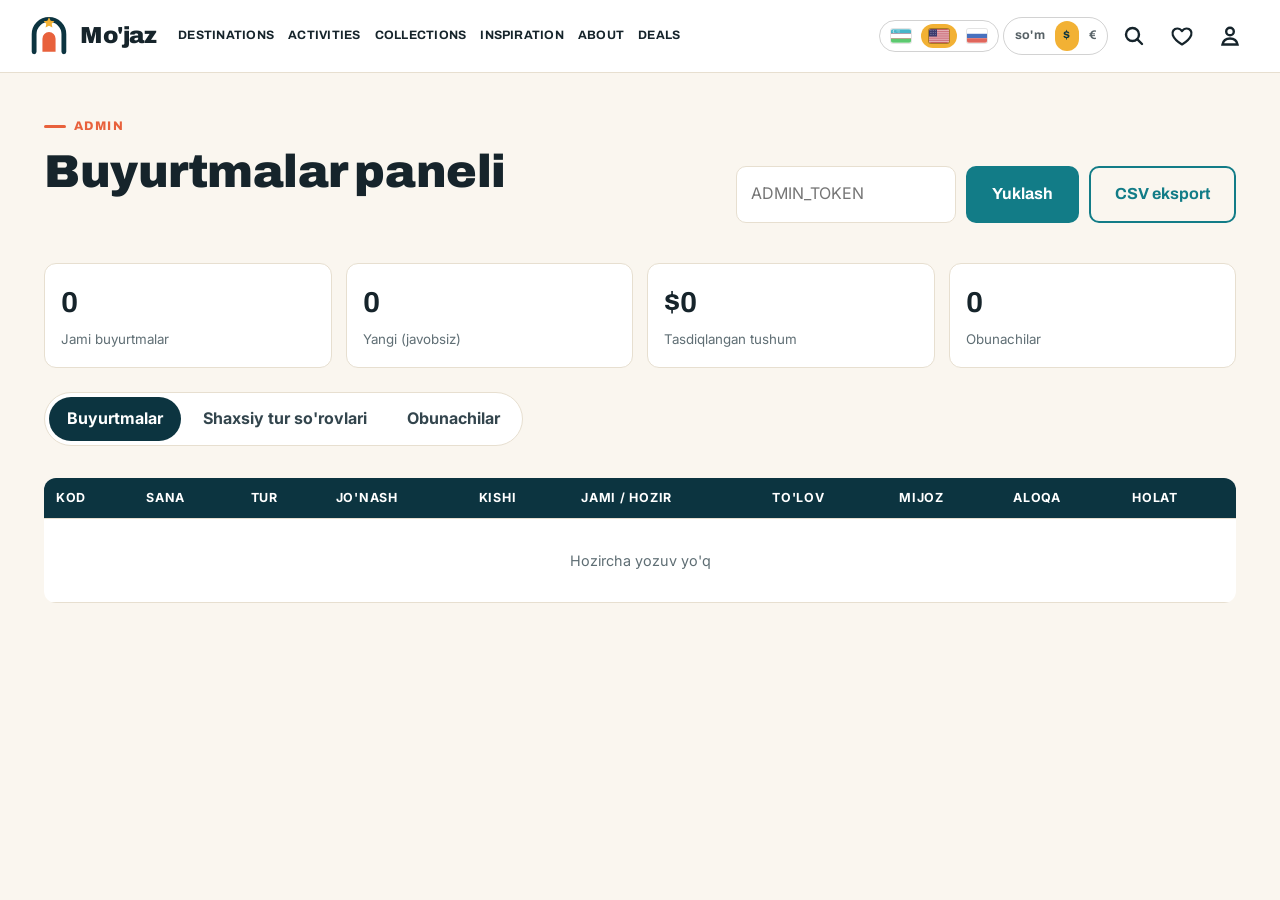
<file: 1-GitHub-uchun-papkasiz/admin.html>
<!doctype html>
<html lang="uz">
<head>
  <meta charset="utf-8">
  <meta name="viewport" content="width=device-width, initial-scale=1">
  <meta name="robots" content="noindex, nofollow">
  <title>Admin — Mo'jaz</title>
  <link rel="icon" href="favicon.svg" type="image/svg+xml">
  <link href="https://fonts.googleapis.com/css2?family=Archivo:wght@500;700;800;900&family=Inter:wght@400;500;600;700&display=swap" rel="stylesheet">
  <link rel="stylesheet" href="style.css">
</head>
<body>
<main class="section" style="padding-top:110px">
  <div class="container">
    <div class="sec-head">
      <div><div class="kicker">Admin</div><h1 class="h2">Buyurtmalar paneli</h1></div>
      <div style="display:flex;gap:10px;flex-wrap:wrap">
        <input class="input" id="token" type="password" placeholder="ADMIN_TOKEN" style="width:220px">
        <button class="btn btn-teal" id="load">Yuklash</button>
        <button class="btn btn-ghost" id="csv" style="color:var(--teal)">CSV eksport</button>
      </div>
    </div>
    <div class="kpis" id="kpis"></div>
    <div class="seg" id="kindSeg" style="margin-bottom:16px">
      <button class="active" data-k="booking">Buyurtmalar</button>
      <button data-k="custom">Shaxsiy tur so'rovlari</button>
      <button data-k="newsletter">Obunachilar</button>
    </div>
    <p id="msg" style="color:var(--muted)"></p>
    <div style="overflow-x:auto"><table class="admin-table" id="table"></table></div>
  </div>
</main>
<script src="data.js"></script>
<script src="i18n.js"></script>
<script src="art.js"></script>
<script src="app.js"></script>
<script>
(function () {
  const { $, $$, esc } = App;
  App.renderHeader();
  const STATUSES = { new: "🆕 Yangi", contacted: "📞 Bog'lanildi", paid: "💳 To'landi", confirmed: "✅ Tasdiqlandi", cancelled: "✕ Bekor" };
  let rows = [], kind = "booking";
  try { $("#token").value = sessionStorage.getItem("sy_admin") || ""; } catch {}

  async function load() {
    const token = $("#token").value.trim();
    try { sessionStorage.setItem("sy_admin", token); } catch {}
    $("#msg").textContent = "Yuklanmoqda...";
    try {
      const r = await fetch("/api/bookings?limit=500", { headers: { Authorization: "Bearer " + token } });
      if (r.status === 401) throw new Error("Token noto'g'ri");
      if (!r.ok) throw new Error("Server xatosi: " + r.status);
      rows = (await r.json()).results || [];
      $("#msg").textContent = "";
    } catch (e) {
      // Server ishlamasa — shu brauzerda saqlangan (offline) so'rovlar
      rows = App.LS.get("sy_outbox", []).map((x, i) => ({ id: "local-" + i, status: "new", ...x }));
      $("#msg").textContent = "⚠ " + e.message + ". Faqat shu brauzerdagi offline so'rovlar ko'rsatilmoqda.";
    }
    render();
  }

  function render() {
    const b = rows.filter(r => r.kind === "booking");
    const revenue = b.filter(r => ["paid", "confirmed"].includes(r.status)).reduce((s, r) => s + (+r.total_usd || 0), 0);
    $("#kpis").innerHTML = [
      [b.length, "Jami buyurtmalar"], [b.filter(r => r.status === "new").length, "Yangi (javobsiz)"],
      ["$" + revenue.toLocaleString("en-US"), "Tasdiqlangan tushum"], [rows.filter(r => r.kind === "newsletter").length, "Obunachilar"]
    ].map(([v, l]) => `<div class="kpi"><b>${v}</b><small>${l}</small></div>`).join("");
    const list = rows.filter(r => r.kind === kind);
    const head = kind === "booking"
      ? ["Kod", "Sana", "Tur", "Jo'nash", "Kishi", "Jami / hozir", "To'lov", "Mijoz", "Aloqa", "Holat"]
      : kind === "custom" ? ["Sana", "Ism", "Aloqa", "Ma'lumot", "Holat"] : ["Sana", "Email"];
    $("#table").innerHTML = `<thead><tr>${head.map(h => `<th>${h}</th>`).join("")}</tr></thead><tbody>${list.map(r => {
      const d = (r.created_at || "").replace("T", " ").slice(0, 16);
      const st = `<select data-id="${r.id}">${Object.entries(STATUSES).map(([k, v]) => `<option value="${k}" ${r.status === k ? "selected" : ""}>${v}</option>`).join("")}</select>`;
      if (kind === "booking") return `<tr><td><b>${esc(r.code)}</b></td><td>${d}</td><td>${esc(r.tour_title)}</td><td>${esc(r.departure)}</td><td>${r.adults || 0}+${r.children || 0}</td>
        <td>$${r.total_usd ?? "-"} / $${r.due_now_usd ?? 0}</td><td>${esc(r.pay_option)} · ${esc(r.pay_channel)}</td><td>${esc(r.name)}<br><small>${esc(r.country || "")}</small></td>
        <td>${esc(r.phone)}<br><small>${esc(r.email || "")}</small></td><td>${st}</td></tr>`;
      if (kind === "custom") { const p = (() => { try { return JSON.parse(r.payload || "{}"); } catch { return r; } })();
        return `<tr><td>${d}</td><td>${esc(r.name)}</td><td>${esc(r.phone)}<br><small>${esc(r.email || "")}</small></td><td><small>${esc([p.dates, p.people && p.people + " kishi", r.country].filter(Boolean).join(" · "))}</small><br>${esc(r.notes || "")}</td><td>${st}</td></tr>`; }
      return `<tr><td>${d}</td><td>${esc(r.email)}</td></tr>`;
    }).join("") || `<tr><td colspan="${head.length}" style="text-align:center;color:var(--muted);padding:30px">Hozircha yozuv yo'q</td></tr>`}</tbody>`;
    $$("#table select").forEach(s => s.onchange = async () => {
      const r = await fetch("/api/bookings", { method: "PATCH", headers: { "Content-Type": "application/json", Authorization: "Bearer " + $("#token").value.trim() }, body: JSON.stringify({ id: +s.dataset.id, status: s.value }) }).catch(() => null);
      const row = rows.find(x => String(x.id) === s.dataset.id); if (row) row.status = s.value;
      s.style.outline = r && r.ok ? "2px solid var(--green)" : "2px solid var(--red)"; render();
    });
  }

  $("#load").onclick = load;
  $("#token").onkeydown = e => e.key === "Enter" && load();
  $$("#kindSeg button").forEach(b => b.onclick = () => { kind = b.dataset.k; $$("#kindSeg button").forEach(x => x.classList.toggle("active", x === b)); render(); });
  $("#csv").onclick = () => {
    const list = rows.filter(r => r.kind === kind); if (!list.length) return;
    const cols = ["code", "created_at", "status", "tour_title", "departure", "adults", "children", "total_usd", "due_now_usd", "pay_option", "pay_channel", "name", "phone", "email", "country", "notes"];
    const csv = "﻿" + [cols.join(",")].concat(list.map(r => cols.map(c => `"${String(r[c] ?? "").replace(/"/g, '""')}"`).join(","))).join("\n");
    const a = document.createElement("a"); a.href = URL.createObjectURL(new Blob([csv], { type: "text/csv" })); a.download = `sayyoh-${kind}-${new Date().toISOString().slice(0, 10)}.csv`; a.click();
  };
  if ($("#token").value) load(); else render();
})();
</script>
</body>
</html>
</file>
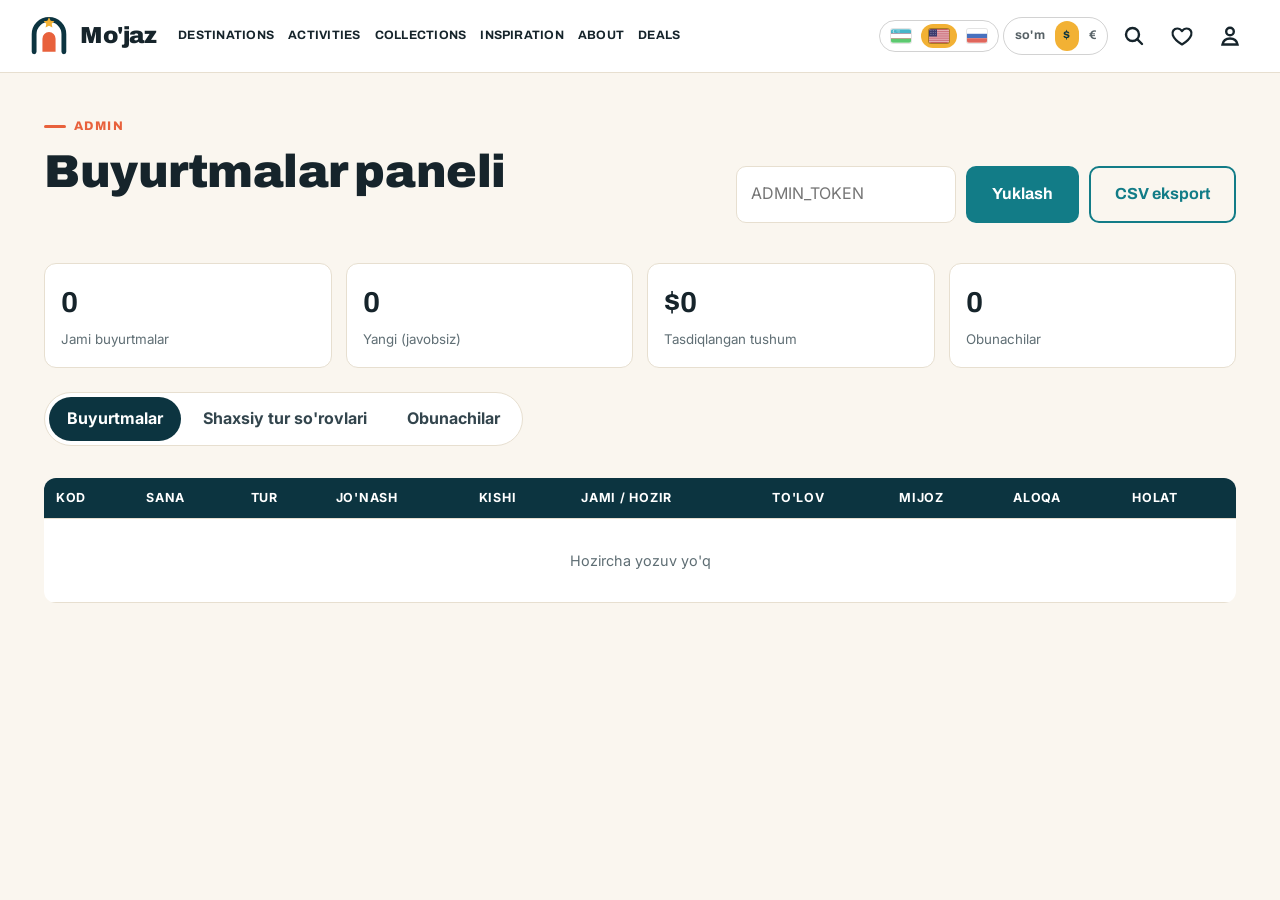
<file: 2-Cloudflare-toliq-loyiha/public/admin.html>
<!doctype html>
<html lang="uz">
<head>
  <meta charset="utf-8">
  <meta name="viewport" content="width=device-width, initial-scale=1">
  <meta name="robots" content="noindex, nofollow">
  <title>Admin — Mo'jaz</title>
  <link rel="icon" href="assets/img/favicon.svg" type="image/svg+xml">
  <link href="https://fonts.googleapis.com/css2?family=Archivo:wght@500;700;800;900&family=Inter:wght@400;500;600;700&display=swap" rel="stylesheet">
  <link rel="stylesheet" href="assets/css/style.css">
</head>
<body>
<main class="section" style="padding-top:110px">
  <div class="container">
    <div class="sec-head">
      <div><div class="kicker">Admin</div><h1 class="h2">Buyurtmalar paneli</h1></div>
      <div style="display:flex;gap:10px;flex-wrap:wrap">
        <input class="input" id="token" type="password" placeholder="ADMIN_TOKEN" style="width:220px">
        <button class="btn btn-teal" id="load">Yuklash</button>
        <button class="btn btn-ghost" id="csv" style="color:var(--teal)">CSV eksport</button>
      </div>
    </div>
    <div class="kpis" id="kpis"></div>
    <div class="seg" id="kindSeg" style="margin-bottom:16px">
      <button class="active" data-k="booking">Buyurtmalar</button>
      <button data-k="custom">Shaxsiy tur so'rovlari</button>
      <button data-k="newsletter">Obunachilar</button>
    </div>
    <p id="msg" style="color:var(--muted)"></p>
    <div style="overflow-x:auto"><table class="admin-table" id="table"></table></div>
  </div>
</main>
<script src="assets/js/data.js"></script>
<script src="assets/js/i18n.js"></script>
<script src="assets/js/art.js"></script>
<script src="assets/js/app.js"></script>
<script>
(function () {
  const { $, $$, esc } = App;
  App.renderHeader();
  const STATUSES = { new: "🆕 Yangi", contacted: "📞 Bog'lanildi", paid: "💳 To'landi", confirmed: "✅ Tasdiqlandi", cancelled: "✕ Bekor" };
  let rows = [], kind = "booking";
  try { $("#token").value = sessionStorage.getItem("sy_admin") || ""; } catch {}

  async function load() {
    const token = $("#token").value.trim();
    try { sessionStorage.setItem("sy_admin", token); } catch {}
    $("#msg").textContent = "Yuklanmoqda...";
    try {
      const r = await fetch("/api/bookings?limit=500", { headers: { Authorization: "Bearer " + token } });
      if (r.status === 401) throw new Error("Token noto'g'ri");
      if (!r.ok) throw new Error("Server xatosi: " + r.status);
      rows = (await r.json()).results || [];
      $("#msg").textContent = "";
    } catch (e) {
      // Server ishlamasa — shu brauzerda saqlangan (offline) so'rovlar
      rows = App.LS.get("sy_outbox", []).map((x, i) => ({ id: "local-" + i, status: "new", ...x }));
      $("#msg").textContent = "⚠ " + e.message + ". Faqat shu brauzerdagi offline so'rovlar ko'rsatilmoqda.";
    }
    render();
  }

  function render() {
    const b = rows.filter(r => r.kind === "booking");
    const revenue = b.filter(r => ["paid", "confirmed"].includes(r.status)).reduce((s, r) => s + (+r.total_usd || 0), 0);
    $("#kpis").innerHTML = [
      [b.length, "Jami buyurtmalar"], [b.filter(r => r.status === "new").length, "Yangi (javobsiz)"],
      ["$" + revenue.toLocaleString("en-US"), "Tasdiqlangan tushum"], [rows.filter(r => r.kind === "newsletter").length, "Obunachilar"]
    ].map(([v, l]) => `<div class="kpi"><b>${v}</b><small>${l}</small></div>`).join("");
    const list = rows.filter(r => r.kind === kind);
    const head = kind === "booking"
      ? ["Kod", "Sana", "Tur", "Jo'nash", "Kishi", "Jami / hozir", "To'lov", "Mijoz", "Aloqa", "Holat"]
      : kind === "custom" ? ["Sana", "Ism", "Aloqa", "Ma'lumot", "Holat"] : ["Sana", "Email"];
    $("#table").innerHTML = `<thead><tr>${head.map(h => `<th>${h}</th>`).join("")}</tr></thead><tbody>${list.map(r => {
      const d = (r.created_at || "").replace("T", " ").slice(0, 16);
      const st = `<select data-id="${r.id}">${Object.entries(STATUSES).map(([k, v]) => `<option value="${k}" ${r.status === k ? "selected" : ""}>${v}</option>`).join("")}</select>`;
      if (kind === "booking") return `<tr><td><b>${esc(r.code)}</b></td><td>${d}</td><td>${esc(r.tour_title)}</td><td>${esc(r.departure)}</td><td>${r.adults || 0}+${r.children || 0}</td>
        <td>$${r.total_usd ?? "-"} / $${r.due_now_usd ?? 0}</td><td>${esc(r.pay_option)} · ${esc(r.pay_channel)}</td><td>${esc(r.name)}<br><small>${esc(r.country || "")}</small></td>
        <td>${esc(r.phone)}<br><small>${esc(r.email || "")}</small></td><td>${st}</td></tr>`;
      if (kind === "custom") { const p = (() => { try { return JSON.parse(r.payload || "{}"); } catch { return r; } })();
        return `<tr><td>${d}</td><td>${esc(r.name)}</td><td>${esc(r.phone)}<br><small>${esc(r.email || "")}</small></td><td><small>${esc([p.dates, p.people && p.people + " kishi", r.country].filter(Boolean).join(" · "))}</small><br>${esc(r.notes || "")}</td><td>${st}</td></tr>`; }
      return `<tr><td>${d}</td><td>${esc(r.email)}</td></tr>`;
    }).join("") || `<tr><td colspan="${head.length}" style="text-align:center;color:var(--muted);padding:30px">Hozircha yozuv yo'q</td></tr>`}</tbody>`;
    $$("#table select").forEach(s => s.onchange = async () => {
      const r = await fetch("/api/bookings", { method: "PATCH", headers: { "Content-Type": "application/json", Authorization: "Bearer " + $("#token").value.trim() }, body: JSON.stringify({ id: +s.dataset.id, status: s.value }) }).catch(() => null);
      const row = rows.find(x => String(x.id) === s.dataset.id); if (row) row.status = s.value;
      s.style.outline = r && r.ok ? "2px solid var(--green)" : "2px solid var(--red)"; render();
    });
  }

  $("#load").onclick = load;
  $("#token").onkeydown = e => e.key === "Enter" && load();
  $$("#kindSeg button").forEach(b => b.onclick = () => { kind = b.dataset.k; $$("#kindSeg button").forEach(x => x.classList.toggle("active", x === b)); render(); });
  $("#csv").onclick = () => {
    const list = rows.filter(r => r.kind === kind); if (!list.length) return;
    const cols = ["code", "created_at", "status", "tour_title", "departure", "adults", "children", "total_usd", "due_now_usd", "pay_option", "pay_channel", "name", "phone", "email", "country", "notes"];
    const csv = "﻿" + [cols.join(",")].concat(list.map(r => cols.map(c => `"${String(r[c] ?? "").replace(/"/g, '""')}"`).join(","))).join("\n");
    const a = document.createElement("a"); a.href = URL.createObjectURL(new Blob([csv], { type: "text/csv" })); a.download = `sayyoh-${kind}-${new Date().toISOString().slice(0, 10)}.csv`; a.click();
  };
  if ($("#token").value) load(); else render();
})();
</script>
</body>
</html>
</file>
<file: 1-GitHub-uchun-papkasiz/style.css>
/* =========================================================
   SAYYOH TRAVEL — asosiy uslublar
   Ranglar: issiq qum foni, Samarqand firuzasi, marjon (coral) CTA
   ========================================================= */
:root {
  --ink: #16242b;
  --ink-2: #33454d;
  --muted: #5f6e74;
  --teal-900: #0c3440;
  --teal-800: #0f4654;
  --teal: #127c87;
  --teal-300: #7cc7c8;
  --teal-50: #e7f4f2;
  --coral: #e8613c;
  --coral-600: #cf4f2b;
  --coral-50: #fdeee8;
  --gold: #f2b134;
  --gold-50: #fdf4e0;
  --sand: #faf6ef;
  --sand-2: #f3ecdf;
  --line: #e7dfd0;
  --white: #fff;
  --green: #2e9e5b;
  --red: #c8412b;
  --radius: 14px;
  --radius-sm: 8px;
  --shadow: 0 10px 30px -12px rgba(12, 52, 64, .25);
  --shadow-lg: 0 24px 60px -20px rgba(12, 52, 64, .35);
  --container: 1240px;
  --ff-head: "Archivo", system-ui, -apple-system, "Segoe UI", sans-serif;
  --ff-body: "Inter", system-ui, -apple-system, "Segoe UI", sans-serif;
  --ff-serif: "Source Serif 4", Georgia, serif;
  --ease: cubic-bezier(.2, .7, .2, 1);
}
* { box-sizing: border-box; }
html { scroll-behavior: smooth; -webkit-text-size-adjust: 100%; }
body { margin: 0; font-family: var(--ff-body); color: var(--ink); background: var(--sand); line-height: 1.6; font-size: 16px; overflow-x: hidden; }
img { max-width: 100%; display: block; }
a { color: inherit; text-decoration: none; }
button { font: inherit; cursor: pointer; }
input, select, textarea { font: inherit; color: inherit; }
h1, h2, h3, h4 { font-family: var(--ff-head); line-height: 1.15; margin: 0 0 .5em; letter-spacing: -.01em; }
.container { width: 100%; max-width: var(--container); margin: 0 auto; padding: 0 24px; }
.sr-only { position: absolute; width: 1px; height: 1px; overflow: hidden; clip: rect(0 0 0 0); }
:focus-visible { outline: 3px solid var(--gold); outline-offset: 2px; }

/* ---------- Buttons ---------- */
.btn { display: inline-flex; align-items: center; justify-content: center; gap: .5em; padding: .85em 1.5em; border-radius: 10px; border: 2px solid transparent; font-family: var(--ff-head); font-weight: 700; font-size: 1rem; transition: transform .2s var(--ease), background .2s, box-shadow .2s, color .2s; white-space: nowrap; }
.btn:hover { transform: translateY(-2px); }
.btn-primary { background: var(--coral); color: #fff; box-shadow: 0 10px 24px -10px rgba(232, 97, 60, .7); }
.btn-primary:hover { background: var(--coral-600); }
.btn-teal { background: var(--teal); color: #fff; }
.btn-teal:hover { background: var(--teal-800); }
.btn-ghost { border-color: currentColor; background: transparent; }
.btn-white { background: #fff; color: var(--teal-900); }
.btn-lg { padding: 1em 2em; font-size: 1.1rem; }
.btn-sm { padding: .5em 1em; font-size: .9rem; border-radius: 8px; }
.btn-block { width: 100%; }
.btn[disabled] { opacity: .45; pointer-events: none; }
.link-arrow { font-family: var(--ff-head); font-weight: 700; color: var(--teal); display: inline-flex; align-items: center; gap: .4em; }
.link-arrow:hover { color: var(--coral); }
.link-arrow::after { content: "→"; transition: transform .2s; }
.link-arrow:hover::after { transform: translateX(4px); }

/* ---------- Header ---------- */
.site-header { position: fixed; inset: 0 0 auto; z-index: 50; background: #fff; color: var(--ink); transition: background .3s, box-shadow .3s, color .3s; box-shadow: 0 1px 0 var(--line); }
.site-header.transparent { background: transparent; color: #fff; box-shadow: none; }
.site-header.transparent .logo-mark { --c: #fff; }
.header-inner { display: flex; align-items: center; gap: 28px; height: 72px; max-width: 1440px; margin: 0 auto; padding: 0 28px; }
.logo { display: flex; align-items: center; gap: 10px; font-family: var(--ff-head); line-height: .95; }
.logo-mark { --c: var(--teal-900); width: 42px; height: 42px; flex: none; }
.logo b { display: block; font-size: 1.45rem; font-weight: 900; letter-spacing: -.02em; }
.logo small { display: block; font-size: .78rem; font-weight: 600; opacity: .8; letter-spacing: .02em; }
.main-nav { display: flex; gap: 6px; flex: 1; }
.main-nav a { font-family: var(--ff-head); font-weight: 700; text-transform: uppercase; font-size: .92rem; letter-spacing: .02em; padding: 8px 12px; border-radius: 8px; position: relative; }
.main-nav a::after { content: ""; position: absolute; left: 12px; right: 12px; bottom: 2px; height: 3px; border-radius: 2px; background: var(--gold); transform: scaleX(0); transition: transform .25s var(--ease); transform-origin: left; }
.main-nav a:hover::after, .main-nav a.active::after { transform: scaleX(1); }
.header-tools { display: flex; align-items: center; gap: 4px; margin-left: auto; }
.icon-btn { position: relative; width: 44px; height: 44px; display: grid; place-items: center; border-radius: 50%; border: 0; background: transparent; color: inherit; transition: background .2s; }
.icon-btn:hover { background: rgba(127, 127, 127, .15); }
.icon-btn svg { width: 24px; height: 24px; }
.badge-count { position: absolute; top: 4px; right: 2px; min-width: 18px; height: 18px; padding: 0 4px; border-radius: 9px; background: var(--coral); color: #fff; font-size: .7rem; font-weight: 700; display: grid; place-items: center; }
.badge-count:empty, .badge-count[data-n="0"] { display: none; }
.pill-select { background: transparent; border: 1.5px solid currentColor; border-radius: 999px; padding: 6px 10px; font-size: .82rem; font-weight: 700; color: inherit; cursor: pointer; opacity: .9; }
.pill-select option { color: var(--ink); }
.menu-toggle { display: none; }

/* Mobile nav drawer */
.drawer { position: fixed; inset: 0; z-index: 90; visibility: hidden; }
.drawer.open { visibility: visible; }
.drawer-backdrop { position: absolute; inset: 0; background: rgba(10, 30, 38, .5); opacity: 0; transition: opacity .3s; }
.drawer.open .drawer-backdrop { opacity: 1; }
.drawer-panel { position: absolute; top: 0; bottom: 0; right: 0; width: min(420px, 92vw); background: #fff; transform: translateX(100%); transition: transform .35s var(--ease); display: flex; flex-direction: column; box-shadow: var(--shadow-lg); }
.drawer.left .drawer-panel { right: auto; left: 0; transform: translateX(-100%); }
.drawer.open .drawer-panel { transform: none; }
.drawer-head { display: flex; align-items: center; justify-content: space-between; padding: 18px 22px; border-bottom: 1px solid var(--line); }
.drawer-head h3 { margin: 0; font-size: 1.2rem; }
.drawer-body { padding: 18px 22px; overflow-y: auto; flex: 1; }
.mobile-nav a { display: block; padding: 14px 0; border-bottom: 1px solid var(--line); font-family: var(--ff-head); font-weight: 700; text-transform: uppercase; }

/* Search overlay */
.search-overlay { position: fixed; inset: 0; z-index: 95; background: rgba(12, 52, 64, .96); color: #fff; display: none; padding: 12vh 24px 24px; overflow-y: auto; }
.search-overlay.open { display: block; animation: fade .25s; }
.search-overlay .container { max-width: 820px; }
.search-overlay input { width: 100%; background: transparent; border: 0; border-bottom: 2px solid rgba(255, 255, 255, .4); padding: 16px 0; font-size: clamp(1.4rem, 4vw, 2.4rem); font-family: var(--ff-head); font-weight: 700; color: #fff; outline: none; }
.search-overlay input::placeholder { color: rgba(255, 255, 255, .45); }
.search-results { margin-top: 24px; display: grid; gap: 10px; }
.search-results a { display: flex; gap: 14px; align-items: center; padding: 10px; border-radius: 12px; background: rgba(255, 255, 255, .06); transition: background .2s; }
.search-results a:hover { background: rgba(255, 255, 255, .14); }
.search-results .thumb { width: 72px; height: 54px; border-radius: 8px; overflow: hidden; position: relative; flex: none; }
.search-results small { opacity: .7; }
.search-close { position: absolute; top: 20px; right: 20px; color: #fff; }

/* ---------- Media (SVG/foto) ---------- */
.media { position: relative; overflow: hidden; background: var(--teal-50); }
.media .art, .media img { position: absolute; inset: 0; width: 100%; height: 100%; object-fit: cover; transition: transform .8s var(--ease); }

/* ---------- HERO ---------- */
.hero { position: relative; min-height: 100vh; min-height: 100svh; color: #fff; display: flex; flex-direction: column; background: #10262d; overflow: hidden; }
.hero-video { position: absolute; inset: 0; overflow: hidden; background: #10262d center/cover no-repeat; }
.hero-video iframe { position: absolute; top: 50%; left: 50%; width: 100vw; height: 56.25vw; min-height: 100%; min-width: 177.78vh; transform: translate(-50%, -50%) scale(1.15); border: 0; pointer-events: none; opacity: 0; transition: opacity 1.2s; }
.hero-video iframe.ready { opacity: 1; }
.hero::before { content: ""; position: absolute; inset: 0; z-index: 1; background: linear-gradient(180deg, rgba(8, 28, 34, .55) 0%, rgba(8, 28, 34, .25) 35%, rgba(8, 28, 34, .45) 60%, rgba(16, 32, 36, .95) 100%); }
.hero-content { position: relative; z-index: 2; flex: 1; display: flex; flex-direction: column; align-items: center; justify-content: center; text-align: center; padding: 120px 24px 40px; }
.trust { display: inline-flex; align-items: center; gap: 10px; font-weight: 700; font-size: .95rem; margin-bottom: 18px; }
.trust u { text-decoration-thickness: 2px; text-underline-offset: 4px; }
.stars { display: inline-flex; gap: 2px; }
.stars i { width: 22px; height: 22px; background: #00b67a; display: grid; place-items: center; font-style: normal; font-size: 14px; color: #fff; }
.stars.gold i { background: none; color: var(--gold); width: auto; height: auto; font-size: 1rem; }
.hero h1 { font-size: clamp(2.6rem, 7.5vw, 6rem); font-weight: 900; text-transform: uppercase; letter-spacing: -.02em; margin-bottom: 18px; text-shadow: 0 4px 30px rgba(0, 0, 0, .35); }
.hero h1 .swoosh { position: relative; display: inline-block; }
.hero h1 .swoosh svg { position: absolute; left: -2%; width: 104%; bottom: -.18em; height: .3em; }
.hero h1 .swoosh path { stroke-dasharray: 400; stroke-dashoffset: 400; animation: draw 1.4s .6s var(--ease) forwards; }
.hero-sub { font-family: var(--ff-serif); font-size: clamp(1.1rem, 2vw, 1.4rem); max-width: 640px; margin: 0 auto 30px; opacity: .95; }
.hero-ctas { display: flex; gap: 14px; flex-wrap: wrap; justify-content: center; }
.hero-ctas .btn-ghost { color: #fff; }
.hero-ctas .btn-ghost:hover { background: rgba(255, 255, 255, .12); }
.video-ctrl { position: absolute; z-index: 3; right: 24px; top: 92px; display: flex; gap: 8px; }
.video-ctrl button { width: 40px; height: 40px; border-radius: 50%; border: 1px solid rgba(255, 255, 255, .5); background: rgba(0, 0, 0, .25); color: #fff; display: grid; place-items: center; backdrop-filter: blur(6px); }
.video-ctrl svg { width: 18px; height: 18px; }

.hero-explore { position: relative; z-index: 2; padding-bottom: 28px; }
.tabs { display: flex; gap: 40px; padding: 0 0 0; margin-bottom: 26px; overflow-x: auto; scrollbar-width: none; }
.tabs::-webkit-scrollbar { display: none; }
.tab { background: none; border: 0; color: inherit; font-family: var(--ff-head); font-weight: 800; text-transform: uppercase; font-size: .95rem; letter-spacing: .02em; padding: 6px 0 12px; position: relative; opacity: .8; white-space: nowrap; }
.tab::after { content: ""; position: absolute; left: 0; right: 0; bottom: 0; height: 4px; border-radius: 4px; background: #9bd23c; transform: scaleX(0); transition: transform .3s var(--ease); }
.tab.active, .tab:hover { opacity: 1; }
.tab.active::after { transform: scaleX(1); }
.hero .tab::after { background: var(--gold); }

/* Carousel */
.carousel { position: relative; }
.track { display: flex; gap: 12px; overflow-x: auto; scroll-snap-type: x mandatory; scroll-behavior: smooth; scrollbar-width: none; padding-bottom: 4px; cursor: grab; }
.track::-webkit-scrollbar { display: none; }
.track.dragging { cursor: grabbing; scroll-snap-type: none; scroll-behavior: auto; }
.track > * { scroll-snap-align: start; flex: none; }
.car-btn { position: absolute; top: 50%; transform: translateY(-50%); z-index: 3; width: 44px; height: 44px; border-radius: 50%; border: 0; background: #1d2b30; color: #fff; display: grid; place-items: center; box-shadow: var(--shadow); transition: opacity .2s, transform .2s; }
.car-btn:hover { transform: translateY(-50%) scale(1.08); }
.car-btn.prev { left: -14px; }
.car-btn.next { right: -14px; }
.car-btn[hidden] { display: none; }
.car-btn svg { width: 20px; height: 20px; }
.dots { display: flex; gap: 8px; justify-content: center; margin-top: 18px; }
.dots button { width: 8px; height: 8px; border-radius: 50%; border: 0; padding: 0; background: rgba(255, 255, 255, .4); transition: all .25s; }
.dots button.active { background: #fff; width: 10px; height: 10px; }
.light .dots button { background: #cfc6b5; }
.light .dots button.active { background: var(--teal); }

/* Destination tile */
.dcard { width: 210px; height: 300px; border-radius: 10px; overflow: hidden; position: relative; color: #fff; display: block; isolation: isolate; }
.dcard .media { position: absolute; inset: 0; }
.dcard::after { content: ""; position: absolute; inset: 0; background: linear-gradient(180deg, transparent 45%, rgba(0, 0, 0, .65)); z-index: 1; }
.dcard:hover .art, .dcard:hover img { transform: scale(1.07); }
.dcard .label { position: absolute; z-index: 2; left: 18px; right: 18px; bottom: 18px; font-family: var(--ff-head); font-weight: 800; text-transform: uppercase; line-height: 1.2; font-size: 1rem; }
.dcard .label small { display: block; font-family: var(--ff-body); text-transform: none; font-weight: 500; font-size: .8rem; opacity: .85; margin-top: 2px; }
.dcard .ico { position: absolute; z-index: 2; top: 14px; left: 14px; font-size: 1.4rem; background: rgba(255, 255, 255, .9); width: 42px; height: 42px; border-radius: 50%; display: grid; place-items: center; }

/* ---------- Sections ---------- */
.section { padding: 96px 0; }
.section.tight { padding: 64px 0; }
.section.white { background: #fff; }
.section.sand2 { background: var(--sand-2); }
.section.dark { background: var(--teal-900); color: #fff; }
.kicker { font-family: var(--ff-head); font-weight: 800; text-transform: uppercase; letter-spacing: .12em; font-size: .78rem; color: var(--coral); margin-bottom: 10px; display: inline-flex; align-items: center; gap: 8px; }
.kicker::before { content: ""; width: 22px; height: 3px; background: currentColor; border-radius: 2px; }
.dark .kicker { color: var(--gold); }
.h2 { font-size: clamp(1.9rem, 3.6vw, 2.9rem); font-weight: 900; }
.sec-head { display: flex; align-items: flex-end; justify-content: space-between; gap: 24px; margin-bottom: 40px; flex-wrap: wrap; }
.sec-head p { color: var(--muted); max-width: 560px; margin: 0; }
.center { text-align: center; }
.center .kicker { justify-content: center; }

/* Stats */
.stats { background: var(--teal-900); color: #fff; padding: 40px 0; position: relative; overflow: hidden; }
.stats .grid { display: grid; grid-template-columns: repeat(4, 1fr); gap: 24px; }
.stat b { display: block; font-family: var(--ff-head); font-size: clamp(2rem, 4vw, 3rem); font-weight: 900; color: var(--gold); line-height: 1; }
.stat span { opacity: .85; font-size: .95rem; }
.pattern-bg { background-image: url("data:image/svg+xml,%3Csvg xmlns='http://www.w3.org/2000/svg' width='56' height='56' viewBox='0 0 56 56'%3E%3Cpath d='M28 4l6 18 18 6-18 6-6 18-6-18-18-6 18-6z' fill='none' stroke='%23ffffff' stroke-opacity='.06' stroke-width='1.5'/%3E%3C/svg%3E"); }

/* Two tourism types */
.types { display: grid; grid-template-columns: 1fr 1fr; gap: 24px; }
.type-card { position: relative; border-radius: 22px; overflow: hidden; min-height: 460px; color: #fff; display: flex; align-items: flex-end; isolation: isolate; box-shadow: var(--shadow); }
.type-card .media { position: absolute; inset: 0; z-index: -2; }
.type-card::before { content: ""; position: absolute; inset: 0; z-index: -1; background: linear-gradient(180deg, rgba(0, 0, 0, 0) 20%, rgba(8, 30, 36, .88)); }
.type-card:hover .art { transform: scale(1.05); }
.type-card .body { padding: 36px; }
.type-card .tag { display: inline-block; background: var(--gold); color: var(--ink); font-weight: 800; font-size: .75rem; letter-spacing: .08em; text-transform: uppercase; padding: 5px 10px; border-radius: 6px; margin-bottom: 14px; }
.type-card h3 { font-size: clamp(1.7rem, 3vw, 2.4rem); font-weight: 900; }
.type-card p { opacity: .92; max-width: 470px; }
.type-card ul { display: flex; gap: 8px; flex-wrap: wrap; padding: 0; margin: 0 0 20px; list-style: none; }
.type-card li { font-size: .8rem; background: rgba(255, 255, 255, .16); backdrop-filter: blur(4px); padding: 4px 10px; border-radius: 999px; }

/* Tour card */
.grid-tours { display: grid; grid-template-columns: repeat(auto-fill, minmax(280px, 1fr)); gap: 26px; }
.tcard { background: #fff; border-radius: var(--radius); overflow: hidden; display: flex; flex-direction: column; box-shadow: 0 2px 0 var(--line), 0 0 0 1px var(--line); transition: transform .3s var(--ease), box-shadow .3s; position: relative; }
.tcard:hover { transform: translateY(-6px); box-shadow: var(--shadow-lg); }
.tcard .media { aspect-ratio: 4 / 3; }
.tcard:hover .art, .tcard:hover img { transform: scale(1.06); }
.tcard .flags { position: absolute; top: 14px; left: 14px; display: flex; gap: 6px; z-index: 2; flex-wrap: wrap; max-width: 75%; }
.flag { font-size: .7rem; font-weight: 800; letter-spacing: .05em; text-transform: uppercase; padding: 5px 9px; border-radius: 6px; background: #fff; color: var(--ink); }
.flag.coral { background: var(--coral); color: #fff; }
.flag.gold { background: var(--gold); color: var(--ink); }
.flag.teal { background: var(--teal); color: #fff; }
.fav { position: absolute; top: 12px; right: 12px; z-index: 3; width: 40px; height: 40px; border-radius: 50%; border: 0; background: rgba(255, 255, 255, .92); display: grid; place-items: center; color: var(--ink); transition: transform .2s; }
.fav:hover { transform: scale(1.1); }
.fav svg { width: 20px; height: 20px; }
.fav.on { color: var(--coral); }
.fav.on svg path { fill: currentColor; }
.fav.pop { animation: pop .4s; }
.tcard .body { padding: 18px 20px 20px; display: flex; flex-direction: column; flex: 1; }
.tcard .meta { display: flex; gap: 12px; font-size: .82rem; color: var(--muted); margin-bottom: 6px; flex-wrap: wrap; }
.tcard .meta span { display: inline-flex; gap: 4px; align-items: center; }
.tcard h3 { font-size: 1.2rem; font-weight: 800; margin-bottom: 8px; }
.tcard h3 a::after { content: ""; position: absolute; inset: 0; z-index: 1; }
.tcard p { color: var(--muted); font-size: .92rem; margin: 0 0 14px; display: -webkit-box; -webkit-line-clamp: 2; -webkit-box-orient: vertical; overflow: hidden; }
.tcard .foot { margin-top: auto; display: flex; align-items: flex-end; justify-content: space-between; gap: 10px; border-top: 1px dashed var(--line); padding-top: 14px; }
.price small { display: block; color: var(--muted); font-size: .75rem; }
.price b { font-family: var(--ff-head); font-size: 1.4rem; font-weight: 900; color: var(--teal-900); }
.price s { color: var(--muted); font-size: .85rem; margin-left: 6px; }
.rating { font-size: .85rem; display: inline-flex; align-items: center; gap: 4px; font-weight: 700; }
.rating .st { color: var(--gold); }
.rating small { color: var(--muted); font-weight: 500; }
.diff { display: inline-flex; gap: 3px; vertical-align: middle; }
.diff i { width: 7px; height: 12px; border-radius: 2px; background: var(--line); }
.diff i.on { background: var(--teal); }

/* Deals */
.deals { position: relative; overflow: hidden; border-radius: 24px; background: linear-gradient(120deg, var(--coral) 0%, #f08a4b 55%, var(--gold) 100%); color: #fff; padding: 48px; display: grid; grid-template-columns: 1.1fr 1fr; gap: 32px; align-items: center; box-shadow: var(--shadow-lg); }
.deals h2 { font-size: clamp(1.8rem, 3.4vw, 2.6rem); font-weight: 900; }
.countdown { display: flex; gap: 12px; margin: 18px 0 24px; }
.countdown div { background: rgba(255, 255, 255, .18); border-radius: 12px; padding: 12px 14px; min-width: 76px; text-align: center; backdrop-filter: blur(4px); }
.countdown b { display: block; font-family: var(--ff-head); font-size: 2rem; font-weight: 900; line-height: 1; }
.countdown small { font-size: .75rem; text-transform: uppercase; letter-spacing: .08em; opacity: .9; }
.deal-list { display: grid; gap: 12px; }
.deal-item { display: flex; gap: 14px; background: #fff; color: var(--ink); border-radius: 14px; padding: 10px; align-items: center; transition: transform .2s; }
.deal-item:hover { transform: translateX(6px); }
.deal-item .media { width: 86px; height: 70px; border-radius: 10px; flex: none; }
.deal-item h4 { margin: 0 0 2px; font-size: 1rem; }
.deal-item .off { margin-left: auto; background: var(--coral-50); color: var(--coral-600); font-weight: 800; border-radius: 8px; padding: 6px 10px; font-size: .85rem; white-space: nowrap; }

/* Why */
.why-grid { display: grid; grid-template-columns: repeat(3, 1fr); gap: 22px; }
.why { background: #fff; border-radius: var(--radius); padding: 28px; border: 1px solid var(--line); transition: transform .3s var(--ease), box-shadow .3s; }
.why:hover { transform: translateY(-4px); box-shadow: var(--shadow); }
.why .ico { width: 56px; height: 56px; border-radius: 16px; display: grid; place-items: center; font-size: 1.6rem; background: var(--teal-50); margin-bottom: 16px; }
.why:nth-child(3n+2) .ico { background: var(--coral-50); }
.why:nth-child(3n) .ico { background: var(--gold-50); }
.why h3 { font-size: 1.15rem; margin-bottom: 6px; }
.why p { color: var(--muted); margin: 0; font-size: .95rem; }

/* How */
.steps { display: grid; grid-template-columns: repeat(3, 1fr); gap: 30px; counter-reset: s; position: relative; }
.step { position: relative; padding-top: 70px; }
.step::before { counter-increment: s; content: "0" counter(s); position: absolute; top: 0; left: 0; font-family: var(--ff-head); font-weight: 900; font-size: 3.6rem; line-height: 1; color: transparent; -webkit-text-stroke: 2px var(--gold); }
.step h3 { font-size: 1.3rem; }
.step p { opacity: .85; margin: 0; }

/* Departures table */
.dep-filter { display: flex; gap: 8px; flex-wrap: wrap; margin-bottom: 18px; }
.chip { border: 1.5px solid var(--line); background: #fff; border-radius: 999px; padding: 7px 14px; font-weight: 600; font-size: .88rem; transition: all .2s; color: var(--ink); }
.chip:hover { border-color: var(--teal); }
.chip.active { background: var(--teal); border-color: var(--teal); color: #fff; }
.dep-table { width: 100%; border-collapse: separate; border-spacing: 0 10px; }
.dep-table th { text-align: left; font-size: .78rem; text-transform: uppercase; letter-spacing: .08em; color: var(--muted); padding: 0 18px; font-weight: 700; }
.dep-table td { background: #fff; padding: 16px 18px; border-top: 1px solid var(--line); border-bottom: 1px solid var(--line); }
.dep-table td:first-child { border-left: 1px solid var(--line); border-radius: 12px 0 0 12px; }
.dep-table td:last-child { border-right: 1px solid var(--line); border-radius: 0 12px 12px 0; text-align: right; }
.dep-table tr:hover td { background: #fffdf8; }
.dep-dates b { font-family: var(--ff-head); }
.status { display: inline-flex; align-items: center; gap: 6px; font-weight: 700; font-size: .85rem; }
.status::before { content: ""; width: 9px; height: 9px; border-radius: 50%; background: currentColor; }
.status.guaranteed { color: var(--green); }
.status.few { color: var(--coral-600); }
.status.available { color: var(--teal); }
.status.soldout { color: #9aa4a8; }
.more-row { text-align: center; margin-top: 10px; }

/* Reviews */
.rcard { width: 360px; background: #fff; border-radius: var(--radius); padding: 26px; border: 1px solid var(--line); display: flex; flex-direction: column; gap: 12px; }
.rcard blockquote { margin: 0; font-family: var(--ff-serif); font-size: 1.08rem; line-height: 1.55; }
.rcard .who { display: flex; gap: 12px; align-items: center; margin-top: auto; }
.avatar { width: 44px; height: 44px; border-radius: 50%; display: grid; place-items: center; font-weight: 800; color: #fff; background: var(--teal); font-family: var(--ff-head); }
.rcard .who small { display: block; color: var(--muted); }
.rsummary { display: flex; align-items: center; gap: 18px; flex-wrap: wrap; }
.rsummary .big { font-family: var(--ff-head); font-size: 3rem; font-weight: 900; line-height: 1; }

/* Blog */
.posts { display: grid; grid-template-columns: repeat(4, 1fr); gap: 22px; }
.post { display: block; }
.post .media { aspect-ratio: 4/5; border-radius: var(--radius); }
.post:hover .art { transform: scale(1.06); }
.post .tagline { font-size: .78rem; font-weight: 700; color: var(--coral); text-transform: uppercase; letter-spacing: .08em; margin: 14px 0 4px; }
.post h3 { font-size: 1.1rem; }
.post small { color: var(--muted); }

/* FAQ */
.faq { max-width: 860px; margin: 0 auto; }
.faq details { background: #fff; border: 1px solid var(--line); border-radius: 12px; margin-bottom: 12px; overflow: hidden; }
.faq summary { list-style: none; cursor: pointer; padding: 20px 56px 20px 22px; font-family: var(--ff-head); font-weight: 700; font-size: 1.05rem; position: relative; }
.faq summary::-webkit-details-marker { display: none; }
.faq summary::after { content: "+"; position: absolute; right: 20px; top: 50%; transform: translateY(-50%); width: 28px; height: 28px; border-radius: 50%; background: var(--teal-50); color: var(--teal); display: grid; place-items: center; font-size: 1.3rem; transition: transform .3s; }
.faq details[open] summary::after { transform: translateY(-50%) rotate(45deg); background: var(--coral); color: #fff; }
.faq details p { padding: 0 22px 20px; margin: 0; color: var(--ink-2); }

/* Forms */
.form-grid { display: grid; grid-template-columns: 1fr 1fr; gap: 14px; }
.form-grid .full { grid-column: 1 / -1; }
.field label { display: block; font-size: .82rem; font-weight: 700; margin-bottom: 6px; color: var(--ink-2); }
.field label .req { color: var(--coral); }
.input, .field input, .field select, .field textarea { width: 100%; padding: 12px 14px; border-radius: 10px; border: 1.5px solid var(--line); background: #fff; transition: border-color .2s, box-shadow .2s; }
.field textarea { min-height: 96px; resize: vertical; }
.field input:focus, .field select:focus, .field textarea:focus, .input:focus { outline: none; border-color: var(--teal); box-shadow: 0 0 0 4px rgba(18, 124, 135, .12); }
.field.invalid input, .field.invalid select { border-color: var(--red); }
.custom { display: grid; grid-template-columns: 1fr 1.2fr; gap: 48px; align-items: center; }
.custom-card { background: #fff; color: var(--ink); border-radius: 22px; padding: 32px; box-shadow: var(--shadow-lg); }
.custom .lead { font-family: var(--ff-serif); font-size: 1.2rem; opacity: .9; }
.contact-list { list-style: none; padding: 0; margin: 26px 0 0; display: grid; gap: 12px; }
.contact-list a { display: inline-flex; gap: 10px; align-items: center; font-weight: 600; }
.contact-list span.i { width: 40px; height: 40px; border-radius: 50%; background: rgba(255, 255, 255, .12); display: grid; place-items: center; }
.form-ok { display: none; background: var(--teal-50); color: var(--teal-900); padding: 16px; border-radius: 12px; font-weight: 600; margin-top: 12px; }
.form-ok.show { display: block; animation: fade .3s; }

/* Newsletter */
.newsletter { background: var(--teal); color: #fff; padding: 48px 0; }
.newsletter .container { display: flex; align-items: center; justify-content: space-between; gap: 24px; flex-wrap: wrap; }
.newsletter h3 { font-size: 1.5rem; max-width: 520px; margin: 0; }
.news-form { display: flex; gap: 10px; flex: 1; max-width: 480px; }
.news-form input { flex: 1; padding: 14px 16px; border-radius: 10px; border: 0; min-width: 0; }

/* Footer */
.site-footer { background: #0a2a33; color: #c9d6d9; padding: 72px 0 28px; font-size: .95rem; }
.site-footer .logo { color: #fff; }
.site-footer .logo-mark { --c: #fff; }
.foot-grid { display: grid; grid-template-columns: 1.6fr 1fr 1fr 1.3fr; gap: 40px; }
.site-footer h4 { color: #fff; font-size: .85rem; text-transform: uppercase; letter-spacing: .1em; margin-bottom: 16px; }
.site-footer ul { list-style: none; margin: 0; padding: 0; display: grid; gap: 10px; }
.site-footer a:hover { color: var(--gold); }
.socials { display: flex; gap: 10px; margin-top: 18px; }
.socials a { width: 40px; height: 40px; border-radius: 50%; display: grid; place-items: center; background: rgba(255, 255, 255, .08); transition: background .2s; }
.socials a:hover { background: var(--coral); color: #fff; }
.socials svg { width: 18px; height: 18px; }
.paylogos { display: flex; flex-wrap: wrap; gap: 8px; margin-top: 10px; }
.paylogos span { background: #fff; color: var(--ink); border-radius: 6px; padding: 5px 10px; font-weight: 800; font-size: .78rem; }
.foot-bottom { border-top: 1px solid rgba(255, 255, 255, .1); margin-top: 48px; padding-top: 22px; display: flex; justify-content: space-between; gap: 16px; flex-wrap: wrap; font-size: .85rem; opacity: .8; }

/* Floating help */
.help-fab { position: fixed; right: 22px; bottom: 22px; z-index: 60; width: 62px; height: 62px; border-radius: 50%; border: 0; background: #b7e36b; color: var(--teal-900); display: grid; place-items: center; box-shadow: 0 12px 30px -8px rgba(0, 0, 0, .35); transition: transform .25s; }
.help-fab:hover { transform: scale(1.08) rotate(-6deg); }
.help-fab svg { width: 30px; height: 30px; }
.help-fab::before { content: ""; position: absolute; inset: 0; border-radius: 50%; border: 2px solid #b7e36b; animation: ring 2.4s infinite; }
.help-pop { position: fixed; right: 22px; bottom: 96px; z-index: 60; width: 320px; max-width: calc(100vw - 44px); background: #fff; border-radius: 18px; box-shadow: var(--shadow-lg); overflow: hidden; transform: translateY(20px) scale(.96); opacity: 0; pointer-events: none; transition: all .25s var(--ease); }
.help-pop.open { transform: none; opacity: 1; pointer-events: auto; }
.help-pop header { background: var(--teal-900); color: #fff; padding: 18px 20px; }
.help-pop header b { display: block; font-family: var(--ff-head); font-size: 1.1rem; }
.help-pop header small { opacity: .8; }
.help-pop .opts { padding: 14px; display: grid; gap: 8px; }
.help-pop .opts a { display: flex; gap: 12px; align-items: center; padding: 12px; border-radius: 12px; border: 1px solid var(--line); font-weight: 600; transition: background .2s; }
.help-pop .opts a:hover { background: var(--sand); }
.help-pop .opts i { font-style: normal; font-size: 1.3rem; }

/* ---------- Page hero (inner pages) ---------- */
.page-hero { position: relative; color: #fff; padding: 140px 0 60px; overflow: hidden; isolation: isolate; }
.page-hero .media { position: absolute; inset: 0; z-index: -2; }
.page-hero::before { content: ""; position: absolute; inset: 0; z-index: -1; background: linear-gradient(180deg, rgba(8, 28, 34, .55), rgba(8, 28, 34, .8)); }
.page-hero h1 { font-size: clamp(2.2rem, 5vw, 3.8rem); font-weight: 900; text-transform: uppercase; }
.crumbs { font-size: .85rem; opacity: .85; margin-bottom: 14px; display: flex; gap: 8px; flex-wrap: wrap; }
.crumbs a:hover { text-decoration: underline; }

/* ---------- Tours listing ---------- */
.seg { display: inline-flex; background: #fff; border: 1px solid var(--line); border-radius: 999px; padding: 4px; gap: 4px; flex-wrap: wrap; }
.seg button { border: 0; background: transparent; border-radius: 999px; padding: 9px 18px; font-weight: 700; color: var(--ink-2); transition: all .2s; }
.seg button.active { background: var(--teal-900); color: #fff; }
.listing { display: grid; grid-template-columns: 280px 1fr; gap: 36px; align-items: start; }
.filters { position: sticky; top: 92px; background: #fff; border: 1px solid var(--line); border-radius: var(--radius); padding: 22px; max-height: calc(100vh - 110px); overflow-y: auto; }
.filters h4 { font-size: .8rem; text-transform: uppercase; letter-spacing: .1em; color: var(--muted); margin: 22px 0 10px; }
.filters h4:first-of-type { margin-top: 0; }
.check { display: flex; align-items: center; gap: 10px; padding: 5px 0; cursor: pointer; font-size: .94rem; }
.check input { width: 18px; height: 18px; accent-color: var(--teal); }
.check .n { margin-left: auto; color: var(--muted); font-size: .8rem; }
.range-row { display: flex; justify-content: space-between; font-size: .85rem; color: var(--muted); }
input[type=range] { width: 100%; accent-color: var(--coral); }
.toolbar { display: flex; gap: 12px; align-items: center; margin-bottom: 22px; flex-wrap: wrap; }
.toolbar .search { flex: 1; min-width: 220px; position: relative; }
.toolbar .search input { padding-left: 42px; }
.toolbar .search svg { position: absolute; left: 14px; top: 50%; transform: translateY(-50%); width: 18px; height: 18px; color: var(--muted); }
.active-filters { display: flex; flex-wrap: wrap; gap: 8px; margin-bottom: 16px; }
.active-filters .chip { display: inline-flex; gap: 6px; align-items: center; background: var(--teal-50); border-color: transparent; }
.filter-btn { display: none; }
.empty { text-align: center; padding: 60px 20px; color: var(--muted); background: #fff; border-radius: var(--radius); border: 1px dashed var(--line); }

/* ---------- Tour detail ---------- */
.tour-hero { position: relative; min-height: 78vh; color: #fff; display: flex; align-items: flex-end; isolation: isolate; overflow: hidden; }
.tour-hero .media { position: absolute; inset: 0; z-index: -2; }
.tour-hero::before { content: ""; position: absolute; inset: 0; z-index: -1; background: linear-gradient(180deg, rgba(8, 28, 34, .35) 0%, rgba(8, 28, 34, .1) 40%, rgba(8, 28, 34, .85) 100%); }
.tour-hero .container { padding-bottom: 48px; padding-top: 120px; }
.tour-hero h1 { font-size: clamp(2.2rem, 5.5vw, 4.4rem); font-weight: 900; max-width: 900px; text-transform: uppercase; }
.tour-hero .lead { font-family: var(--ff-serif); font-size: 1.25rem; max-width: 720px; opacity: .95; }
.quick { display: flex; gap: 10px; flex-wrap: wrap; margin-top: 20px; }
.quick span { background: rgba(255, 255, 255, .15); backdrop-filter: blur(6px); border: 1px solid rgba(255, 255, 255, .25); padding: 8px 14px; border-radius: 999px; font-weight: 600; font-size: .9rem; }
.subnav { position: sticky; top: 72px; z-index: 30; background: #fff; border-bottom: 1px solid var(--line); }
.subnav .container { display: flex; gap: 6px; overflow-x: auto; scrollbar-width: none; align-items: center; }
.subnav a { padding: 16px 14px; font-family: var(--ff-head); font-weight: 700; font-size: .92rem; white-space: nowrap; border-bottom: 3px solid transparent; color: var(--ink-2); }
.subnav a.active, .subnav a:hover { border-color: var(--coral); color: var(--ink); }
.subnav .sn-price { margin-left: auto; display: flex; align-items: center; gap: 14px; white-space: nowrap; padding-left: 20px; }
.tour-layout { display: grid; grid-template-columns: 1fr 370px; gap: 48px; align-items: start; }
.tour-main section { padding: 48px 0; border-bottom: 1px solid var(--line); scroll-margin-top: 140px; }
.tour-main section:first-child { padding-top: 40px; }
.tour-main h2 { font-size: 1.9rem; font-weight: 900; }
.facts { display: grid; grid-template-columns: repeat(3, 1fr); gap: 14px; margin: 24px 0; }
.fact { background: #fff; border: 1px solid var(--line); border-radius: 12px; padding: 14px 16px; }
.fact small { display: block; color: var(--muted); font-size: .75rem; text-transform: uppercase; letter-spacing: .08em; font-weight: 700; }
.fact b { font-family: var(--ff-head); font-size: 1.05rem; }
.hl-list { list-style: none; padding: 0; margin: 0; display: grid; grid-template-columns: 1fr 1fr; gap: 12px; }
.hl-list li { display: flex; gap: 10px; align-items: flex-start; background: var(--gold-50); padding: 14px; border-radius: 12px; font-weight: 600; }
.hl-list li::before { content: "★"; color: var(--gold); }
.timeline { position: relative; margin: 0; padding: 0; list-style: none; }
.timeline::before { content: ""; position: absolute; left: 21px; top: 10px; bottom: 10px; width: 2px; background: repeating-linear-gradient(var(--teal-300) 0 6px, transparent 6px 12px); }
.timeline li { position: relative; padding: 0 0 22px 64px; }
.timeline .dn { position: absolute; left: 0; top: 0; width: 44px; height: 44px; border-radius: 50%; background: var(--teal); color: #fff; display: grid; place-items: center; font-family: var(--ff-head); font-weight: 800; font-size: .85rem; box-shadow: 0 0 0 5px var(--sand); }
.timeline li:first-child .dn, .timeline li:last-child .dn { background: var(--coral); }
.timeline details { background: #fff; border: 1px solid var(--line); border-radius: 12px; }
.timeline summary { padding: 12px 16px; cursor: pointer; font-family: var(--ff-head); font-weight: 700; list-style: none; display: flex; justify-content: space-between; gap: 10px; }
.timeline summary::-webkit-details-marker { display: none; }
.timeline summary::after { content: "⌄"; color: var(--teal); transition: transform .2s; }
.timeline details[open] summary::after { transform: rotate(180deg); }
.timeline details p { margin: 0; padding: 0 16px 14px; color: var(--ink-2); }
.incl { display: grid; grid-template-columns: 1fr 1fr; gap: 24px; }
.incl ul { list-style: none; margin: 0; padding: 0; display: grid; gap: 10px; }
.incl li { display: flex; gap: 10px; }
.incl .yes li::before { content: "✓"; color: var(--green); font-weight: 900; }
.incl .no li::before { content: "✕"; color: var(--red); font-weight: 900; }
.book-card { position: sticky; top: 140px; background: #fff; border-radius: 18px; box-shadow: var(--shadow-lg); padding: 26px; margin-top: -120px; z-index: 5; border: 1px solid var(--line); }
.book-card .price b { font-size: 2.1rem; }
.book-card ul { list-style: none; padding: 0; margin: 18px 0 0; display: grid; gap: 8px; font-size: .9rem; color: var(--ink-2); }
.book-card ul li::before { content: "✓ "; color: var(--green); font-weight: 900; }
.book-card .ask { margin-top: 18px; padding-top: 18px; border-top: 1px solid var(--line); font-size: .92rem; }
.mobile-book { display: none; }

/* ---------- Modal / booking ---------- */
.modal { position: fixed; inset: 0; z-index: 100; display: none; align-items: center; justify-content: center; padding: 20px; }
.modal.open { display: flex; }
.modal-backdrop { position: absolute; inset: 0; background: rgba(8, 28, 34, .6); backdrop-filter: blur(3px); animation: fade .25s; }
.modal-box { position: relative; background: var(--sand); border-radius: 20px; width: min(760px, 100%); max-height: calc(100vh - 40px); display: flex; flex-direction: column; overflow: hidden; box-shadow: var(--shadow-lg); animation: rise .35s var(--ease); }
.modal-head { padding: 20px 26px; background: #fff; border-bottom: 1px solid var(--line); display: flex; align-items: center; justify-content: space-between; gap: 12px; }
.modal-head h3 { margin: 0; font-size: 1.25rem; }
.modal-head small { color: var(--muted); display: block; }
.modal-body { padding: 24px 26px; overflow-y: auto; flex: 1; }
.modal-foot { padding: 16px 26px; background: #fff; border-top: 1px solid var(--line); display: flex; align-items: center; justify-content: space-between; gap: 12px; flex-wrap: wrap; }
.modal-foot .sum small { color: var(--muted); display: block; font-size: .78rem; }
.modal-foot .sum b { font-family: var(--ff-head); font-size: 1.4rem; color: var(--teal-900); }
.stepper { display: flex; gap: 6px; margin-bottom: 22px; }
.stepper div { flex: 1; text-align: center; font-size: .78rem; font-weight: 700; color: var(--muted); position: relative; padding-top: 14px; }
.stepper div::before { content: ""; position: absolute; top: 0; left: 0; right: 0; height: 5px; border-radius: 4px; background: var(--line); }
.stepper div.done::before, .stepper div.cur::before { background: var(--teal); }
.stepper div.cur { color: var(--ink); }
.date-list { display: grid; gap: 10px; }
.date-opt { display: flex; align-items: center; gap: 14px; padding: 14px 16px; background: #fff; border: 2px solid var(--line); border-radius: 12px; cursor: pointer; transition: border-color .2s; }
.date-opt:hover { border-color: var(--teal-300); }
.date-opt.sel { border-color: var(--teal); background: var(--teal-50); }
.date-opt.dis { opacity: .5; pointer-events: none; }
.date-opt .p { margin-left: auto; font-family: var(--ff-head); font-weight: 800; }
.counter-row { display: flex; align-items: center; justify-content: space-between; padding: 14px 0; border-bottom: 1px solid var(--line); gap: 12px; }
.counter { display: flex; align-items: center; gap: 12px; }
.counter button { width: 38px; height: 38px; border-radius: 50%; border: 1.5px solid var(--line); background: #fff; font-size: 1.2rem; font-weight: 700; }
.counter button:hover { border-color: var(--teal); }
.counter output { min-width: 24px; text-align: center; font-weight: 800; font-family: var(--ff-head); font-size: 1.1rem; }
.extra { display: flex; align-items: center; gap: 12px; padding: 12px 14px; background: #fff; border: 1.5px solid var(--line); border-radius: 12px; margin-top: 10px; cursor: pointer; }
.extra input { width: 20px; height: 20px; accent-color: var(--teal); }
.extra .p { margin-left: auto; font-weight: 700; color: var(--teal-900); white-space: nowrap; }
.paygrid { display: grid; grid-template-columns: repeat(3, 1fr); gap: 10px; }
.payopt { border: 2px solid var(--line); background: #fff; border-radius: 12px; padding: 12px; text-align: center; font-weight: 700; cursor: pointer; font-size: .9rem; }
.payopt.sel { border-color: var(--teal); background: var(--teal-50); }
.summary-box { background: #fff; border-radius: 14px; padding: 18px; border: 1px solid var(--line); }
.summary-box .row { display: flex; justify-content: space-between; gap: 12px; padding: 6px 0; font-size: .95rem; }
.summary-box .row.total { border-top: 1px solid var(--line); margin-top: 8px; padding-top: 12px; font-weight: 800; font-size: 1.1rem; }
.success { text-align: center; padding: 20px 10px; }
.success .big-ico { width: 84px; height: 84px; border-radius: 50%; background: var(--teal-50); color: var(--green); display: grid; place-items: center; margin: 0 auto 18px; font-size: 2.6rem; animation: pop .5s; }
.success code { display: inline-block; font-size: 1.4rem; font-weight: 800; background: var(--gold-50); padding: 8px 16px; border-radius: 10px; letter-spacing: .08em; margin: 10px 0; }
.err { color: var(--red); font-size: .88rem; font-weight: 600; min-height: 1.2em; }

/* My bookings list */
.mb-item { border: 1px solid var(--line); border-radius: 12px; padding: 14px; margin-bottom: 10px; }
.mb-item b { display: block; }
.mb-item small { color: var(--muted); }

/* ---------- Reveal animations ---------- */
.reveal { opacity: 0; transform: translateY(28px); transition: opacity .8s var(--ease), transform .8s var(--ease); }
.reveal.in { opacity: 1; transform: none; }
.reveal-d1 { transition-delay: .1s; } .reveal-d2 { transition-delay: .2s; } .reveal-d3 { transition-delay: .3s; }
@keyframes draw { to { stroke-dashoffset: 0; } }
@keyframes fade { from { opacity: 0; } }
@keyframes rise { from { opacity: 0; transform: translateY(30px) scale(.98); } }
@keyframes pop { 0% { transform: scale(.6); } 60% { transform: scale(1.15); } 100% { transform: scale(1); } }
@keyframes ring { 0% { transform: scale(1); opacity: .8; } 100% { transform: scale(1.5); opacity: 0; } }
@keyframes float { 50% { transform: translateY(-8px); } }
.scroll-hint { position: absolute; left: 50%; bottom: 10px; transform: translateX(-50%); z-index: 2; opacity: .7; animation: float 2s infinite; }
@media (prefers-reduced-motion: reduce) {
  *, *::before, *::after { animation: none !important; transition: none !important; }
  .reveal { opacity: 1; transform: none; }
  .hero h1 .swoosh path { stroke-dashoffset: 0; }
}

/* ---------- Admin ---------- */
.admin-table { width: 100%; border-collapse: collapse; background: #fff; border-radius: 12px; overflow: hidden; font-size: .9rem; }
.admin-table th, .admin-table td { padding: 10px 12px; border-bottom: 1px solid var(--line); text-align: left; vertical-align: top; }
.admin-table th { background: var(--teal-900); color: #fff; font-size: .78rem; text-transform: uppercase; letter-spacing: .06em; }
.admin-table select { padding: 6px; border-radius: 6px; border: 1px solid var(--line); }
.kpis { display: grid; grid-template-columns: repeat(4, 1fr); gap: 14px; margin-bottom: 24px; }
.kpi { background: #fff; border: 1px solid var(--line); border-radius: 12px; padding: 16px; }
.kpi b { display: block; font-family: var(--ff-head); font-size: 1.8rem; }
.kpi small { color: var(--muted); }

/* ---------- Responsive ---------- */
@media (max-width: 1100px) {
  .main-nav { display: none; }
  .menu-toggle { display: grid; }
  .why-grid { grid-template-columns: 1fr 1fr; }
  .posts { grid-template-columns: 1fr 1fr; }
  .foot-grid { grid-template-columns: 1fr 1fr; }
  .tour-layout { grid-template-columns: 1fr; }
  .book-card { display: none; }
  .mobile-book { display: flex; position: fixed; left: 0; right: 0; bottom: 0; z-index: 40; background: #fff; padding: 12px 18px; box-shadow: 0 -8px 24px -10px rgba(0, 0, 0, .25); align-items: center; justify-content: space-between; gap: 12px; }
  body.has-mobile-book .help-fab { bottom: 90px; }
  .subnav .sn-price { display: none; }
}
@media (max-width: 900px) {
  .listing { grid-template-columns: 1fr; }
  .filters { position: fixed; inset: 0; z-index: 95; max-height: none; border-radius: 0; transform: translateY(100%); transition: transform .35s var(--ease); padding-bottom: 90px; }
  .filters.open { transform: none; }
  .filters .close-filters { display: flex !important; }
  .filters .apply { display: block !important; position: fixed; left: 16px; right: 16px; bottom: 16px; }
  .filter-btn { display: inline-flex; }
  .types, .deals, .custom { grid-template-columns: 1fr; }
  .steps { grid-template-columns: 1fr; }
  .stats .grid { grid-template-columns: 1fr 1fr; }
  .kpis { grid-template-columns: 1fr 1fr; }
  .incl, .hl-list { grid-template-columns: 1fr; }
  .facts { grid-template-columns: 1fr 1fr; }
  .dep-table thead { display: none; }
  .dep-table, .dep-table tbody, .dep-table tr, .dep-table td { display: block; }
  .dep-table tr { background: #fff; border: 1px solid var(--line); border-radius: 12px; margin-bottom: 10px; padding: 10px 4px; }
  .dep-table td, .dep-table td:first-child, .dep-table td:last-child { border: 0; padding: 6px 14px; text-align: left; border-radius: 0; background: transparent; }
}
@media (max-width: 640px) {
  .container { padding: 0 16px; }
  .header-inner { padding: 0 12px; gap: 8px; height: 64px; }
  .logo b { font-size: 1.2rem; }
  .logo small { display: none; }
  .logo-mark { width: 36px; height: 36px; }
  .header-tools .pill-select { display: none; }
  .icon-btn { width: 40px; height: 40px; }
  .section { padding: 64px 0; }
  .dcard { width: 168px; height: 240px; }
  .rcard { width: 290px; }
  .why-grid, .posts { grid-template-columns: 1fr; }
  .foot-grid { grid-template-columns: 1fr; }
  .form-grid { grid-template-columns: 1fr; }
  .deals { padding: 28px 20px; }
  .countdown div { min-width: 0; flex: 1; padding: 10px 6px; }
  .countdown b { font-size: 1.5rem; }
  .type-card { min-height: 400px; }
  .type-card .body { padding: 24px; }
  .tabs { gap: 24px; }
  .car-btn { display: none; }
  .paygrid { grid-template-columns: 1fr; }
  .modal { padding: 0; align-items: flex-end; }
  .modal-box { border-radius: 20px 20px 0 0; max-height: 94vh; }
  .modal-head, .modal-body, .modal-foot { padding-left: 18px; padding-right: 18px; }
  .video-ctrl { top: 76px; right: 12px; }
  .news-form { flex-direction: column; max-width: none; }
  .subnav { top: 64px; }
  .seg button { padding: 8px 12px; font-size: .88rem; }
}

/* ---------- Mega menu ---------- */
.has-mega { position: relative; }
.mega { position: absolute; top: calc(100% + 14px); left: -12px; background: #fff; color: var(--ink); border-radius: 16px; box-shadow: var(--shadow-lg); padding: 14px; min-width: 520px; opacity: 0; visibility: hidden; transform: translateY(8px); transition: all .2s var(--ease); }
.mega::before { content: ""; position: absolute; top: -16px; left: 0; right: 0; height: 16px; }
.has-mega:hover .mega, .has-mega:focus-within .mega { opacity: 1; visibility: visible; transform: none; }
.mega-grid { display: grid; grid-template-columns: 1fr 1fr; gap: 2px; }
.main-nav .mega a { text-transform: none; font-size: .95rem; padding: 10px 12px; display: flex; justify-content: space-between; gap: 12px; }
.main-nav .mega a::after { display: none; }
.main-nav .mega a:hover { background: var(--sand); }
.mega a small { color: var(--muted); font-weight: 500; font-family: var(--ff-body); }

/* --- fixes --- */
.main-nav { align-items: center; }
.has-mega { display: flex; }
.book-card { margin-top: 32px; z-index: 5; }
.trust { flex-wrap: wrap; justify-content: center; }

/* =========================================================
   ANIMATSIYALAR
   ========================================================= */
/* SVG manzaralardagi bulut va qushlar */
.art .cloud { animation: cloud-drift 40s linear infinite; }
.art .bird { animation: bird-fly 7s ease-in-out infinite alternate; transform-box: fill-box; }
@keyframes cloud-drift { from { transform: translateX(-60%); } to { transform: translateX(60%); } }
@keyframes bird-fly { 0% { transform: translate(0, 0) scaleY(1); } 25% { transform: translate(12px, -6px) scaleY(.6); } 50% { transform: translate(24px, 2px) scaleY(1); } 75% { transform: translate(36px, -4px) scaleY(.5); } 100% { transform: translate(48px, 0) scaleY(1); } }

/* Ken Burns — rasmlar sekin kattalashib, siljiydi */
.dcard .media, .type-card .media, .page-hero .media, .tour-hero .media { animation: kenburns 22s ease-in-out infinite alternate; }
.dcard:nth-child(2n) .media { animation-direction: alternate-reverse; animation-duration: 26s; }
@keyframes kenburns { from { transform: scale(1) translate(0, 0); } to { transform: scale(1.12) translate(-2%, -2%); } }
.tour-hero .media, .page-hero .media { inset: -4%; }

/* Hero matnlarining paydo bo'lishi */
.intro { opacity: 0; transform: translateY(40px); animation: intro-up 1s var(--ease) forwards; }
.hero h1 .w { display: inline-block; opacity: 0; transform: translateY(60px) rotate(3deg); animation: intro-up 1s var(--ease) forwards; }
.hero h1 .w:nth-child(1) { animation-delay: .25s; }
.hero h1 .w:nth-child(2) { animation-delay: .45s; }
.hero h1 .w:nth-child(3) { animation-delay: .65s; }
.intro.d1 { animation-delay: .1s; } .intro.d2 { animation-delay: .9s; } .intro.d3 { animation-delay: 1.1s; } .intro.d4 { animation-delay: 1.3s; }
@keyframes intro-up { to { opacity: 1; transform: none; } }

/* Karusel kartalari ketma-ket chiqadi */
.dcard.enter { animation: card-in .7s var(--ease) both; }
@keyframes card-in { from { opacity: 0; transform: translateY(50px) scale(.94); } }

/* Yuguruvchi lenta */
.marquee { background: var(--gold); color: var(--teal-900); overflow: hidden; white-space: nowrap; padding: 14px 0; font-family: var(--ff-head); font-weight: 900; text-transform: uppercase; font-size: 1.15rem; letter-spacing: .04em; }
.marquee-track { display: inline-flex; gap: 40px; animation: marquee 40s linear infinite; padding-left: 40px; }
.marquee:hover .marquee-track { animation-play-state: paused; }
.marquee-track span { display: inline-flex; align-items: center; gap: 40px; }
.marquee-track span::after { content: "✦"; color: var(--coral); }
@keyframes marquee { to { transform: translateX(-50%); } }

/* Sahifa aylantirish chizig'i */
.scroll-progress { position: fixed; top: 0; left: 0; height: 4px; z-index: 200; background: linear-gradient(90deg, var(--gold), var(--coral)); width: 0; transition: width .1s linear; }

/* Tugma ustida yaltirash */
.btn-primary, .btn-white { position: relative; overflow: hidden; }
.btn-primary::after, .btn-white::after { content: ""; position: absolute; top: 0; left: -80%; width: 50%; height: 100%; background: linear-gradient(110deg, transparent, rgba(255, 255, 255, .45), transparent); transform: skewX(-20deg); animation: shine 4s ease-in-out infinite; }
@keyframes shine { 0%, 60% { left: -80%; } 100% { left: 130%; } }

/* 3D egilish */
.tilt { transform-style: preserve-3d; will-change: transform; }
.tcard.tilt:hover { transition: transform .1s linear, box-shadow .3s; }

/* Pastga aylantirish belgisi */
.scroll-hint { width: 26px; height: 42px; border: 2px solid rgba(255, 255, 255, .7); border-radius: 14px; }
.scroll-hint::after { content: ""; position: absolute; left: 50%; top: 8px; width: 4px; height: 8px; margin-left: -2px; border-radius: 2px; background: #fff; animation: wheel 1.6s infinite; }
@keyframes wheel { to { transform: translateY(14px); opacity: 0; } }

/* Statistika raqamlari ustidagi porlash */
.stat b { background: linear-gradient(90deg, var(--gold), #ffe29a, var(--gold)); background-size: 200% 100%; -webkit-background-clip: text; background-clip: text; color: transparent; animation: glow 3s linear infinite; }
@keyframes glow { to { background-position: -200% 0; } }

/* Turli yo'nalishlarga paydo bo'lish */
.reveal.from-left { transform: translateX(-50px); }
.reveal.from-right { transform: translateX(50px); }
.reveal.zoom { transform: scale(.9); }
.reveal.in.from-left, .reveal.in.from-right, .reveal.in.zoom { transform: none; }

/* Why ikonkalari tebranadi */
.why:hover .ico { animation: wobble .6s; }
@keyframes wobble { 25% { transform: rotate(-12deg) scale(1.1); } 75% { transform: rotate(10deg) scale(1.1); } }

@media (prefers-reduced-motion: reduce) {
  .intro, .hero h1 .w { opacity: 1; transform: none; }
  .marquee-track { animation: none; }
}

/* nav sig'ishi */
.main-nav a, .logo small, .logo b { white-space: nowrap; }
@media (max-width: 1360px) { .main-nav a { font-size: .82rem; padding: 8px 8px; } .header-inner { gap: 18px; } .main-nav { gap: 2px; } }
@media (max-width: 1220px) { .header-tools .pill-select { padding: 5px 6px; } .logo small { display: none; } }

/* Video yuklanguncha: harakatlanuvchi manzara + poster */
.hero-art, .hero-poster { position: absolute; inset: -5%; }
.hero-art .art { width: 100%; height: 100%; }
.hero-art { animation: kenburns 30s ease-in-out infinite alternate; }
.hero-poster { background: center/cover no-repeat; animation: kenburns 30s ease-in-out infinite alternate-reverse; }

/* ---------- Trenddagi ichki turlar ---------- */
.trend-list { display: grid; gap: 72px; }
.trend-row { display: grid; grid-template-columns: 1.05fr 1fr; gap: 56px; align-items: center; }
.trend-row.flip .trend-media { order: 2; }
.trend-media { position: relative; display: block; border-radius: 24px; overflow: hidden; aspect-ratio: 4 / 3.4; box-shadow: var(--shadow-lg); isolation: isolate; }
.trend-media .media { position: absolute; inset: 0; animation: kenburns 20s ease-in-out infinite alternate; }
.trend-media:hover .media img, .trend-media:hover .media .art { transform: scale(1.06); }
.trend-num { position: absolute; left: 22px; bottom: 6px; z-index: 2; font-family: var(--ff-head); font-weight: 900; font-size: 6rem; line-height: 1; color: transparent; -webkit-text-stroke: 2px rgba(255, 255, 255, .9); text-shadow: 0 4px 30px rgba(0, 0, 0, .3); }
.trend-flag { position: absolute; top: 18px; left: 18px; z-index: 2; }
.trend-media .fav { top: 16px; right: 16px; }
.trend-body .meta { display: flex; gap: 14px; flex-wrap: wrap; color: var(--muted); font-size: .9rem; margin-bottom: 8px; align-items: center; }
.trend-body h3 { font-size: clamp(1.5rem, 2.6vw, 2.1rem); font-weight: 900; }
.trend-body h3 a:hover { color: var(--teal); }
.trend-why { background: var(--coral-50); border-left: 4px solid var(--coral); padding: 12px 16px; border-radius: 0 12px 12px 0; margin: 14px 0; }
.trend-why b { display: block; color: var(--coral-600); }
.trend-route, .trend-who { margin: 10px 0; color: var(--ink-2); }
.trend-points { list-style: none; padding: 0; margin: 12px 0; display: grid; gap: 8px; }
.trend-points li { display: flex; gap: 10px; }
.trend-points li::before { content: "✦"; color: var(--teal); }
.spots { margin: 16px 0; }
.spots small { font-weight: 700; color: var(--ink-2); display: block; margin-bottom: 8px; }
.spots div { display: flex; flex-wrap: wrap; gap: 8px; }
.spots span { display: inline-flex; align-items: center; gap: 8px; background: linear-gradient(135deg, #fdf0ff, #fff1e6); border: 1px solid #f3d9ea; padding: 6px 12px 6px 6px; border-radius: 999px; font-size: .88rem; font-weight: 600; }
.spots span b { width: 24px; height: 24px; border-radius: 50%; display: grid; place-items: center; background: linear-gradient(135deg, #833ab4, #fd1d1d, #fcb045); color: #fff; font-size: .75rem; }
.trend-foot { display: flex; align-items: center; gap: 22px; margin-top: 20px; padding-top: 18px; border-top: 1px dashed var(--line); flex-wrap: wrap; }
.trend-foot .next { color: var(--muted); line-height: 1.3; }
.trend-foot .btn { margin-left: auto; }

/* ---------- Bir kunlik qochish ---------- */
.escape { background: linear-gradient(135deg, var(--teal-900), #134e5c); color: #fff; padding: 88px 0; }
.escape-inner { display: grid; grid-template-columns: 1fr 1.1fr; gap: 48px; align-items: center; }
.escape p { opacity: .9; font-size: 1.05rem; }
.escape-timeline { display: flex; align-items: center; gap: 10px; margin-top: 24px; flex-wrap: wrap; }
.escape-timeline span { background: rgba(255, 255, 255, .12); padding: 8px 14px; border-radius: 999px; font-weight: 700; font-size: .9rem; }
.escape-timeline i { flex: 1; min-width: 20px; height: 2px; background: repeating-linear-gradient(90deg, var(--gold) 0 6px, transparent 6px 12px); background-size: 24px 2px; animation: dash 1s linear infinite; }
@keyframes dash { to { background-position: 24px 0; } }
.escape-list { display: grid; gap: 12px; }
.escape-item { display: flex; align-items: center; gap: 14px; background: #fff; color: var(--ink); border-radius: 16px; padding: 10px 16px 10px 10px; transition: transform .25s var(--ease), box-shadow .25s; }
.escape-item:hover { transform: translateX(-8px); box-shadow: 0 14px 30px -12px rgba(0, 0, 0, .5); }
.escape-item .media { width: 84px; height: 66px; border-radius: 12px; flex: none; }
.escape-item b { display: block; font-family: var(--ff-head); line-height: 1.25; }
.escape-item small { color: var(--muted); }
.escape-item .p { margin-left: auto; font-family: var(--ff-head); font-weight: 900; color: var(--coral-600); white-space: nowrap; }
@media (max-width: 900px) {
  .trend-row, .escape-inner { grid-template-columns: 1fr; gap: 24px; }
  .trend-row.flip .trend-media { order: 0; }
  .trend-num { font-size: 4rem; }
  .trend-foot .btn { margin-left: 0; width: 100%; }
}


/* ---------- Til (bayroqlar) va valyuta tugmalari ---------- */
.lang-switch, .cur-switch { display: inline-flex; align-items: center; gap: 2px; padding: 3px; border-radius: 999px; border: 1.5px solid rgba(127, 127, 127, .35); }
.lang-switch button, .cur-switch button { display: inline-flex; align-items: center; gap: 6px; border: 0; background: transparent; color: inherit; font-family: var(--ff-head); font-weight: 700; font-size: .78rem; letter-spacing: .03em; padding: 5px 9px; border-radius: 999px; opacity: .72; transition: background .2s, opacity .2s, color .2s; }
.lang-switch button:hover, .cur-switch button:hover { opacity: 1; background: rgba(127, 127, 127, .15); }
.lang-switch button.active, .cur-switch button.active { opacity: 1; background: var(--gold); color: var(--teal-900); }
.cur-switch button small { font-size: .62rem; opacity: .7; font-weight: 700; }
.cur-switch button.active small { opacity: .85; }
.flag-ico { width: 20px; height: 14px; border-radius: 2px; box-shadow: 0 0 0 1px rgba(0, 0, 0, .15); flex: none; }
.lang-switch button.active .flag-ico { box-shadow: 0 0 0 1px rgba(0, 0, 0, .3); }
.header-tools { gap: 8px; }
.drawer-switch { display: grid; gap: 12px; margin-top: 22px; }
.drawer-switch .lang-switch, .drawer-switch .cur-switch { display: flex; border-color: var(--line); }
.drawer-switch button { flex: 1; justify-content: center; padding: 10px 8px; font-size: .9rem; }
.drawer-switch .flag-ico { width: 24px; height: 16px; }
@media (max-width: 1360px) { .in-header button { padding: 5px 7px; } .in-header.cur-switch small { display: none; } }
@media (max-width: 1220px) { .in-header.lang-switch span { display: none; } }
@media (max-width: 1100px) { .in-header.cur-switch { display: none; } .in-header.lang-switch span { display: inline; } }
@media (max-width: 640px) { .in-header.lang-switch { display: none; } }
@media (max-width: 1600px) { .in-header.cur-switch small { display: none; } .in-header button { padding: 5px 8px; } .main-nav a { font-size: .84rem; padding: 8px 8px; } .header-inner { gap: 16px; } .header-tools { gap: 4px; } }
@media (max-width: 1500px) { .logo small { display: none; } }
@media (max-width: 1360px) and (min-width: 1101px) { .main-nav a { font-size: .76rem; padding: 8px 6px; } .in-header.lang-switch span { display: none; } }

html, body { overflow-x: clip; }

/* Asosiy aktivlar chiplari */
.assets { display: flex; flex-wrap: wrap; gap: 6px; margin: -4px 0 14px; position: relative; z-index: 2; }
.assets span { font-size: .75rem; font-weight: 600; background: var(--teal-50); color: var(--teal-800); padding: 4px 9px; border-radius: 999px; }
.assets.big { margin: 0 0 24px; gap: 8px; }
.assets.big span { font-size: .9rem; padding: 7px 14px; }

/* To'plam/yo'nalish kartalari — 9:16 format */
.dcard { width: 200px; height: auto; aspect-ratio: 9 / 16; }
@media (max-height: 860px) and (min-width: 641px) { .dcard { width: 170px; } }
@media (max-width: 640px) { .dcard { width: 160px; height: auto; } }
/* Bosh ekrandagi 9:16 kartalar to'liq ko'rinishi uchun ekran balandligiga moslashadi */
.hero .dcard { width: clamp(150px, calc((100svh - 600px) * 0.5625), 230px); }
@media (max-width: 640px) { .hero .dcard { width: 160px; } }
</file>
<file: 2-Cloudflare-toliq-loyiha/public/assets/css/style.css>
/* =========================================================
   SAYYOH TRAVEL — asosiy uslublar
   Ranglar: issiq qum foni, Samarqand firuzasi, marjon (coral) CTA
   ========================================================= */
:root {
  --ink: #16242b;
  --ink-2: #33454d;
  --muted: #5f6e74;
  --teal-900: #0c3440;
  --teal-800: #0f4654;
  --teal: #127c87;
  --teal-300: #7cc7c8;
  --teal-50: #e7f4f2;
  --coral: #e8613c;
  --coral-600: #cf4f2b;
  --coral-50: #fdeee8;
  --gold: #f2b134;
  --gold-50: #fdf4e0;
  --sand: #faf6ef;
  --sand-2: #f3ecdf;
  --line: #e7dfd0;
  --white: #fff;
  --green: #2e9e5b;
  --red: #c8412b;
  --radius: 14px;
  --radius-sm: 8px;
  --shadow: 0 10px 30px -12px rgba(12, 52, 64, .25);
  --shadow-lg: 0 24px 60px -20px rgba(12, 52, 64, .35);
  --container: 1240px;
  --ff-head: "Archivo", system-ui, -apple-system, "Segoe UI", sans-serif;
  --ff-body: "Inter", system-ui, -apple-system, "Segoe UI", sans-serif;
  --ff-serif: "Source Serif 4", Georgia, serif;
  --ease: cubic-bezier(.2, .7, .2, 1);
}
* { box-sizing: border-box; }
html { scroll-behavior: smooth; -webkit-text-size-adjust: 100%; }
body { margin: 0; font-family: var(--ff-body); color: var(--ink); background: var(--sand); line-height: 1.6; font-size: 16px; overflow-x: hidden; }
img { max-width: 100%; display: block; }
a { color: inherit; text-decoration: none; }
button { font: inherit; cursor: pointer; }
input, select, textarea { font: inherit; color: inherit; }
h1, h2, h3, h4 { font-family: var(--ff-head); line-height: 1.15; margin: 0 0 .5em; letter-spacing: -.01em; }
.container { width: 100%; max-width: var(--container); margin: 0 auto; padding: 0 24px; }
.sr-only { position: absolute; width: 1px; height: 1px; overflow: hidden; clip: rect(0 0 0 0); }
:focus-visible { outline: 3px solid var(--gold); outline-offset: 2px; }

/* ---------- Buttons ---------- */
.btn { display: inline-flex; align-items: center; justify-content: center; gap: .5em; padding: .85em 1.5em; border-radius: 10px; border: 2px solid transparent; font-family: var(--ff-head); font-weight: 700; font-size: 1rem; transition: transform .2s var(--ease), background .2s, box-shadow .2s, color .2s; white-space: nowrap; }
.btn:hover { transform: translateY(-2px); }
.btn-primary { background: var(--coral); color: #fff; box-shadow: 0 10px 24px -10px rgba(232, 97, 60, .7); }
.btn-primary:hover { background: var(--coral-600); }
.btn-teal { background: var(--teal); color: #fff; }
.btn-teal:hover { background: var(--teal-800); }
.btn-ghost { border-color: currentColor; background: transparent; }
.btn-white { background: #fff; color: var(--teal-900); }
.btn-lg { padding: 1em 2em; font-size: 1.1rem; }
.btn-sm { padding: .5em 1em; font-size: .9rem; border-radius: 8px; }
.btn-block { width: 100%; }
.btn[disabled] { opacity: .45; pointer-events: none; }
.link-arrow { font-family: var(--ff-head); font-weight: 700; color: var(--teal); display: inline-flex; align-items: center; gap: .4em; }
.link-arrow:hover { color: var(--coral); }
.link-arrow::after { content: "→"; transition: transform .2s; }
.link-arrow:hover::after { transform: translateX(4px); }

/* ---------- Header ---------- */
.site-header { position: fixed; inset: 0 0 auto; z-index: 50; background: #fff; color: var(--ink); transition: background .3s, box-shadow .3s, color .3s; box-shadow: 0 1px 0 var(--line); }
.site-header.transparent { background: transparent; color: #fff; box-shadow: none; }
.site-header.transparent .logo-mark { --c: #fff; }
.header-inner { display: flex; align-items: center; gap: 28px; height: 72px; max-width: 1440px; margin: 0 auto; padding: 0 28px; }
.logo { display: flex; align-items: center; gap: 10px; font-family: var(--ff-head); line-height: .95; }
.logo-mark { --c: var(--teal-900); width: 42px; height: 42px; flex: none; }
.logo b { display: block; font-size: 1.45rem; font-weight: 900; letter-spacing: -.02em; }
.logo small { display: block; font-size: .78rem; font-weight: 600; opacity: .8; letter-spacing: .02em; }
.main-nav { display: flex; gap: 6px; flex: 1; }
.main-nav a { font-family: var(--ff-head); font-weight: 700; text-transform: uppercase; font-size: .92rem; letter-spacing: .02em; padding: 8px 12px; border-radius: 8px; position: relative; }
.main-nav a::after { content: ""; position: absolute; left: 12px; right: 12px; bottom: 2px; height: 3px; border-radius: 2px; background: var(--gold); transform: scaleX(0); transition: transform .25s var(--ease); transform-origin: left; }
.main-nav a:hover::after, .main-nav a.active::after { transform: scaleX(1); }
.header-tools { display: flex; align-items: center; gap: 4px; margin-left: auto; }
.icon-btn { position: relative; width: 44px; height: 44px; display: grid; place-items: center; border-radius: 50%; border: 0; background: transparent; color: inherit; transition: background .2s; }
.icon-btn:hover { background: rgba(127, 127, 127, .15); }
.icon-btn svg { width: 24px; height: 24px; }
.badge-count { position: absolute; top: 4px; right: 2px; min-width: 18px; height: 18px; padding: 0 4px; border-radius: 9px; background: var(--coral); color: #fff; font-size: .7rem; font-weight: 700; display: grid; place-items: center; }
.badge-count:empty, .badge-count[data-n="0"] { display: none; }
.pill-select { background: transparent; border: 1.5px solid currentColor; border-radius: 999px; padding: 6px 10px; font-size: .82rem; font-weight: 700; color: inherit; cursor: pointer; opacity: .9; }
.pill-select option { color: var(--ink); }
.menu-toggle { display: none; }

/* Mobile nav drawer */
.drawer { position: fixed; inset: 0; z-index: 90; visibility: hidden; }
.drawer.open { visibility: visible; }
.drawer-backdrop { position: absolute; inset: 0; background: rgba(10, 30, 38, .5); opacity: 0; transition: opacity .3s; }
.drawer.open .drawer-backdrop { opacity: 1; }
.drawer-panel { position: absolute; top: 0; bottom: 0; right: 0; width: min(420px, 92vw); background: #fff; transform: translateX(100%); transition: transform .35s var(--ease); display: flex; flex-direction: column; box-shadow: var(--shadow-lg); }
.drawer.left .drawer-panel { right: auto; left: 0; transform: translateX(-100%); }
.drawer.open .drawer-panel { transform: none; }
.drawer-head { display: flex; align-items: center; justify-content: space-between; padding: 18px 22px; border-bottom: 1px solid var(--line); }
.drawer-head h3 { margin: 0; font-size: 1.2rem; }
.drawer-body { padding: 18px 22px; overflow-y: auto; flex: 1; }
.mobile-nav a { display: block; padding: 14px 0; border-bottom: 1px solid var(--line); font-family: var(--ff-head); font-weight: 700; text-transform: uppercase; }

/* Search overlay */
.search-overlay { position: fixed; inset: 0; z-index: 95; background: rgba(12, 52, 64, .96); color: #fff; display: none; padding: 12vh 24px 24px; overflow-y: auto; }
.search-overlay.open { display: block; animation: fade .25s; }
.search-overlay .container { max-width: 820px; }
.search-overlay input { width: 100%; background: transparent; border: 0; border-bottom: 2px solid rgba(255, 255, 255, .4); padding: 16px 0; font-size: clamp(1.4rem, 4vw, 2.4rem); font-family: var(--ff-head); font-weight: 700; color: #fff; outline: none; }
.search-overlay input::placeholder { color: rgba(255, 255, 255, .45); }
.search-results { margin-top: 24px; display: grid; gap: 10px; }
.search-results a { display: flex; gap: 14px; align-items: center; padding: 10px; border-radius: 12px; background: rgba(255, 255, 255, .06); transition: background .2s; }
.search-results a:hover { background: rgba(255, 255, 255, .14); }
.search-results .thumb { width: 72px; height: 54px; border-radius: 8px; overflow: hidden; position: relative; flex: none; }
.search-results small { opacity: .7; }
.search-close { position: absolute; top: 20px; right: 20px; color: #fff; }

/* ---------- Media (SVG/foto) ---------- */
.media { position: relative; overflow: hidden; background: var(--teal-50); }
.media .art, .media img { position: absolute; inset: 0; width: 100%; height: 100%; object-fit: cover; transition: transform .8s var(--ease); }

/* ---------- HERO ---------- */
.hero { position: relative; min-height: 100vh; min-height: 100svh; color: #fff; display: flex; flex-direction: column; background: #10262d; overflow: hidden; }
.hero-video { position: absolute; inset: 0; overflow: hidden; background: #10262d center/cover no-repeat; }
.hero-video iframe { position: absolute; top: 50%; left: 50%; width: 100vw; height: 56.25vw; min-height: 100%; min-width: 177.78vh; transform: translate(-50%, -50%) scale(1.15); border: 0; pointer-events: none; opacity: 0; transition: opacity 1.2s; }
.hero-video iframe.ready { opacity: 1; }
.hero::before { content: ""; position: absolute; inset: 0; z-index: 1; background: linear-gradient(180deg, rgba(8, 28, 34, .55) 0%, rgba(8, 28, 34, .25) 35%, rgba(8, 28, 34, .45) 60%, rgba(16, 32, 36, .95) 100%); }
.hero-content { position: relative; z-index: 2; flex: 1; display: flex; flex-direction: column; align-items: center; justify-content: center; text-align: center; padding: 120px 24px 40px; }
.trust { display: inline-flex; align-items: center; gap: 10px; font-weight: 700; font-size: .95rem; margin-bottom: 18px; }
.trust u { text-decoration-thickness: 2px; text-underline-offset: 4px; }
.stars { display: inline-flex; gap: 2px; }
.stars i { width: 22px; height: 22px; background: #00b67a; display: grid; place-items: center; font-style: normal; font-size: 14px; color: #fff; }
.stars.gold i { background: none; color: var(--gold); width: auto; height: auto; font-size: 1rem; }
.hero h1 { font-size: clamp(2.6rem, 7.5vw, 6rem); font-weight: 900; text-transform: uppercase; letter-spacing: -.02em; margin-bottom: 18px; text-shadow: 0 4px 30px rgba(0, 0, 0, .35); }
.hero h1 .swoosh { position: relative; display: inline-block; }
.hero h1 .swoosh svg { position: absolute; left: -2%; width: 104%; bottom: -.18em; height: .3em; }
.hero h1 .swoosh path { stroke-dasharray: 400; stroke-dashoffset: 400; animation: draw 1.4s .6s var(--ease) forwards; }
.hero-sub { font-family: var(--ff-serif); font-size: clamp(1.1rem, 2vw, 1.4rem); max-width: 640px; margin: 0 auto 30px; opacity: .95; }
.hero-ctas { display: flex; gap: 14px; flex-wrap: wrap; justify-content: center; }
.hero-ctas .btn-ghost { color: #fff; }
.hero-ctas .btn-ghost:hover { background: rgba(255, 255, 255, .12); }
.video-ctrl { position: absolute; z-index: 3; right: 24px; top: 92px; display: flex; gap: 8px; }
.video-ctrl button { width: 40px; height: 40px; border-radius: 50%; border: 1px solid rgba(255, 255, 255, .5); background: rgba(0, 0, 0, .25); color: #fff; display: grid; place-items: center; backdrop-filter: blur(6px); }
.video-ctrl svg { width: 18px; height: 18px; }

.hero-explore { position: relative; z-index: 2; padding-bottom: 28px; }
.tabs { display: flex; gap: 40px; padding: 0 0 0; margin-bottom: 26px; overflow-x: auto; scrollbar-width: none; }
.tabs::-webkit-scrollbar { display: none; }
.tab { background: none; border: 0; color: inherit; font-family: var(--ff-head); font-weight: 800; text-transform: uppercase; font-size: .95rem; letter-spacing: .02em; padding: 6px 0 12px; position: relative; opacity: .8; white-space: nowrap; }
.tab::after { content: ""; position: absolute; left: 0; right: 0; bottom: 0; height: 4px; border-radius: 4px; background: #9bd23c; transform: scaleX(0); transition: transform .3s var(--ease); }
.tab.active, .tab:hover { opacity: 1; }
.tab.active::after { transform: scaleX(1); }
.hero .tab::after { background: var(--gold); }

/* Carousel */
.carousel { position: relative; }
.track { display: flex; gap: 12px; overflow-x: auto; scroll-snap-type: x mandatory; scroll-behavior: smooth; scrollbar-width: none; padding-bottom: 4px; cursor: grab; }
.track::-webkit-scrollbar { display: none; }
.track.dragging { cursor: grabbing; scroll-snap-type: none; scroll-behavior: auto; }
.track > * { scroll-snap-align: start; flex: none; }
.car-btn { position: absolute; top: 50%; transform: translateY(-50%); z-index: 3; width: 44px; height: 44px; border-radius: 50%; border: 0; background: #1d2b30; color: #fff; display: grid; place-items: center; box-shadow: var(--shadow); transition: opacity .2s, transform .2s; }
.car-btn:hover { transform: translateY(-50%) scale(1.08); }
.car-btn.prev { left: -14px; }
.car-btn.next { right: -14px; }
.car-btn[hidden] { display: none; }
.car-btn svg { width: 20px; height: 20px; }
.dots { display: flex; gap: 8px; justify-content: center; margin-top: 18px; }
.dots button { width: 8px; height: 8px; border-radius: 50%; border: 0; padding: 0; background: rgba(255, 255, 255, .4); transition: all .25s; }
.dots button.active { background: #fff; width: 10px; height: 10px; }
.light .dots button { background: #cfc6b5; }
.light .dots button.active { background: var(--teal); }

/* Destination tile */
.dcard { width: 210px; height: 300px; border-radius: 10px; overflow: hidden; position: relative; color: #fff; display: block; isolation: isolate; }
.dcard .media { position: absolute; inset: 0; }
.dcard::after { content: ""; position: absolute; inset: 0; background: linear-gradient(180deg, transparent 45%, rgba(0, 0, 0, .65)); z-index: 1; }
.dcard:hover .art, .dcard:hover img { transform: scale(1.07); }
.dcard .label { position: absolute; z-index: 2; left: 18px; right: 18px; bottom: 18px; font-family: var(--ff-head); font-weight: 800; text-transform: uppercase; line-height: 1.2; font-size: 1rem; }
.dcard .label small { display: block; font-family: var(--ff-body); text-transform: none; font-weight: 500; font-size: .8rem; opacity: .85; margin-top: 2px; }
.dcard .ico { position: absolute; z-index: 2; top: 14px; left: 14px; font-size: 1.4rem; background: rgba(255, 255, 255, .9); width: 42px; height: 42px; border-radius: 50%; display: grid; place-items: center; }

/* ---------- Sections ---------- */
.section { padding: 96px 0; }
.section.tight { padding: 64px 0; }
.section.white { background: #fff; }
.section.sand2 { background: var(--sand-2); }
.section.dark { background: var(--teal-900); color: #fff; }
.kicker { font-family: var(--ff-head); font-weight: 800; text-transform: uppercase; letter-spacing: .12em; font-size: .78rem; color: var(--coral); margin-bottom: 10px; display: inline-flex; align-items: center; gap: 8px; }
.kicker::before { content: ""; width: 22px; height: 3px; background: currentColor; border-radius: 2px; }
.dark .kicker { color: var(--gold); }
.h2 { font-size: clamp(1.9rem, 3.6vw, 2.9rem); font-weight: 900; }
.sec-head { display: flex; align-items: flex-end; justify-content: space-between; gap: 24px; margin-bottom: 40px; flex-wrap: wrap; }
.sec-head p { color: var(--muted); max-width: 560px; margin: 0; }
.center { text-align: center; }
.center .kicker { justify-content: center; }

/* Stats */
.stats { background: var(--teal-900); color: #fff; padding: 40px 0; position: relative; overflow: hidden; }
.stats .grid { display: grid; grid-template-columns: repeat(4, 1fr); gap: 24px; }
.stat b { display: block; font-family: var(--ff-head); font-size: clamp(2rem, 4vw, 3rem); font-weight: 900; color: var(--gold); line-height: 1; }
.stat span { opacity: .85; font-size: .95rem; }
.pattern-bg { background-image: url("data:image/svg+xml,%3Csvg xmlns='http://www.w3.org/2000/svg' width='56' height='56' viewBox='0 0 56 56'%3E%3Cpath d='M28 4l6 18 18 6-18 6-6 18-6-18-18-6 18-6z' fill='none' stroke='%23ffffff' stroke-opacity='.06' stroke-width='1.5'/%3E%3C/svg%3E"); }

/* Two tourism types */
.types { display: grid; grid-template-columns: 1fr 1fr; gap: 24px; }
.type-card { position: relative; border-radius: 22px; overflow: hidden; min-height: 460px; color: #fff; display: flex; align-items: flex-end; isolation: isolate; box-shadow: var(--shadow); }
.type-card .media { position: absolute; inset: 0; z-index: -2; }
.type-card::before { content: ""; position: absolute; inset: 0; z-index: -1; background: linear-gradient(180deg, rgba(0, 0, 0, 0) 20%, rgba(8, 30, 36, .88)); }
.type-card:hover .art { transform: scale(1.05); }
.type-card .body { padding: 36px; }
.type-card .tag { display: inline-block; background: var(--gold); color: var(--ink); font-weight: 800; font-size: .75rem; letter-spacing: .08em; text-transform: uppercase; padding: 5px 10px; border-radius: 6px; margin-bottom: 14px; }
.type-card h3 { font-size: clamp(1.7rem, 3vw, 2.4rem); font-weight: 900; }
.type-card p { opacity: .92; max-width: 470px; }
.type-card ul { display: flex; gap: 8px; flex-wrap: wrap; padding: 0; margin: 0 0 20px; list-style: none; }
.type-card li { font-size: .8rem; background: rgba(255, 255, 255, .16); backdrop-filter: blur(4px); padding: 4px 10px; border-radius: 999px; }

/* Tour card */
.grid-tours { display: grid; grid-template-columns: repeat(auto-fill, minmax(280px, 1fr)); gap: 26px; }
.tcard { background: #fff; border-radius: var(--radius); overflow: hidden; display: flex; flex-direction: column; box-shadow: 0 2px 0 var(--line), 0 0 0 1px var(--line); transition: transform .3s var(--ease), box-shadow .3s; position: relative; }
.tcard:hover { transform: translateY(-6px); box-shadow: var(--shadow-lg); }
.tcard .media { aspect-ratio: 4 / 3; }
.tcard:hover .art, .tcard:hover img { transform: scale(1.06); }
.tcard .flags { position: absolute; top: 14px; left: 14px; display: flex; gap: 6px; z-index: 2; flex-wrap: wrap; max-width: 75%; }
.flag { font-size: .7rem; font-weight: 800; letter-spacing: .05em; text-transform: uppercase; padding: 5px 9px; border-radius: 6px; background: #fff; color: var(--ink); }
.flag.coral { background: var(--coral); color: #fff; }
.flag.gold { background: var(--gold); color: var(--ink); }
.flag.teal { background: var(--teal); color: #fff; }
.fav { position: absolute; top: 12px; right: 12px; z-index: 3; width: 40px; height: 40px; border-radius: 50%; border: 0; background: rgba(255, 255, 255, .92); display: grid; place-items: center; color: var(--ink); transition: transform .2s; }
.fav:hover { transform: scale(1.1); }
.fav svg { width: 20px; height: 20px; }
.fav.on { color: var(--coral); }
.fav.on svg path { fill: currentColor; }
.fav.pop { animation: pop .4s; }
.tcard .body { padding: 18px 20px 20px; display: flex; flex-direction: column; flex: 1; }
.tcard .meta { display: flex; gap: 12px; font-size: .82rem; color: var(--muted); margin-bottom: 6px; flex-wrap: wrap; }
.tcard .meta span { display: inline-flex; gap: 4px; align-items: center; }
.tcard h3 { font-size: 1.2rem; font-weight: 800; margin-bottom: 8px; }
.tcard h3 a::after { content: ""; position: absolute; inset: 0; z-index: 1; }
.tcard p { color: var(--muted); font-size: .92rem; margin: 0 0 14px; display: -webkit-box; -webkit-line-clamp: 2; -webkit-box-orient: vertical; overflow: hidden; }
.tcard .foot { margin-top: auto; display: flex; align-items: flex-end; justify-content: space-between; gap: 10px; border-top: 1px dashed var(--line); padding-top: 14px; }
.price small { display: block; color: var(--muted); font-size: .75rem; }
.price b { font-family: var(--ff-head); font-size: 1.4rem; font-weight: 900; color: var(--teal-900); }
.price s { color: var(--muted); font-size: .85rem; margin-left: 6px; }
.rating { font-size: .85rem; display: inline-flex; align-items: center; gap: 4px; font-weight: 700; }
.rating .st { color: var(--gold); }
.rating small { color: var(--muted); font-weight: 500; }
.diff { display: inline-flex; gap: 3px; vertical-align: middle; }
.diff i { width: 7px; height: 12px; border-radius: 2px; background: var(--line); }
.diff i.on { background: var(--teal); }

/* Deals */
.deals { position: relative; overflow: hidden; border-radius: 24px; background: linear-gradient(120deg, var(--coral) 0%, #f08a4b 55%, var(--gold) 100%); color: #fff; padding: 48px; display: grid; grid-template-columns: 1.1fr 1fr; gap: 32px; align-items: center; box-shadow: var(--shadow-lg); }
.deals h2 { font-size: clamp(1.8rem, 3.4vw, 2.6rem); font-weight: 900; }
.countdown { display: flex; gap: 12px; margin: 18px 0 24px; }
.countdown div { background: rgba(255, 255, 255, .18); border-radius: 12px; padding: 12px 14px; min-width: 76px; text-align: center; backdrop-filter: blur(4px); }
.countdown b { display: block; font-family: var(--ff-head); font-size: 2rem; font-weight: 900; line-height: 1; }
.countdown small { font-size: .75rem; text-transform: uppercase; letter-spacing: .08em; opacity: .9; }
.deal-list { display: grid; gap: 12px; }
.deal-item { display: flex; gap: 14px; background: #fff; color: var(--ink); border-radius: 14px; padding: 10px; align-items: center; transition: transform .2s; }
.deal-item:hover { transform: translateX(6px); }
.deal-item .media { width: 86px; height: 70px; border-radius: 10px; flex: none; }
.deal-item h4 { margin: 0 0 2px; font-size: 1rem; }
.deal-item .off { margin-left: auto; background: var(--coral-50); color: var(--coral-600); font-weight: 800; border-radius: 8px; padding: 6px 10px; font-size: .85rem; white-space: nowrap; }

/* Why */
.why-grid { display: grid; grid-template-columns: repeat(3, 1fr); gap: 22px; }
.why { background: #fff; border-radius: var(--radius); padding: 28px; border: 1px solid var(--line); transition: transform .3s var(--ease), box-shadow .3s; }
.why:hover { transform: translateY(-4px); box-shadow: var(--shadow); }
.why .ico { width: 56px; height: 56px; border-radius: 16px; display: grid; place-items: center; font-size: 1.6rem; background: var(--teal-50); margin-bottom: 16px; }
.why:nth-child(3n+2) .ico { background: var(--coral-50); }
.why:nth-child(3n) .ico { background: var(--gold-50); }
.why h3 { font-size: 1.15rem; margin-bottom: 6px; }
.why p { color: var(--muted); margin: 0; font-size: .95rem; }

/* How */
.steps { display: grid; grid-template-columns: repeat(3, 1fr); gap: 30px; counter-reset: s; position: relative; }
.step { position: relative; padding-top: 70px; }
.step::before { counter-increment: s; content: "0" counter(s); position: absolute; top: 0; left: 0; font-family: var(--ff-head); font-weight: 900; font-size: 3.6rem; line-height: 1; color: transparent; -webkit-text-stroke: 2px var(--gold); }
.step h3 { font-size: 1.3rem; }
.step p { opacity: .85; margin: 0; }

/* Departures table */
.dep-filter { display: flex; gap: 8px; flex-wrap: wrap; margin-bottom: 18px; }
.chip { border: 1.5px solid var(--line); background: #fff; border-radius: 999px; padding: 7px 14px; font-weight: 600; font-size: .88rem; transition: all .2s; color: var(--ink); }
.chip:hover { border-color: var(--teal); }
.chip.active { background: var(--teal); border-color: var(--teal); color: #fff; }
.dep-table { width: 100%; border-collapse: separate; border-spacing: 0 10px; }
.dep-table th { text-align: left; font-size: .78rem; text-transform: uppercase; letter-spacing: .08em; color: var(--muted); padding: 0 18px; font-weight: 700; }
.dep-table td { background: #fff; padding: 16px 18px; border-top: 1px solid var(--line); border-bottom: 1px solid var(--line); }
.dep-table td:first-child { border-left: 1px solid var(--line); border-radius: 12px 0 0 12px; }
.dep-table td:last-child { border-right: 1px solid var(--line); border-radius: 0 12px 12px 0; text-align: right; }
.dep-table tr:hover td { background: #fffdf8; }
.dep-dates b { font-family: var(--ff-head); }
.status { display: inline-flex; align-items: center; gap: 6px; font-weight: 700; font-size: .85rem; }
.status::before { content: ""; width: 9px; height: 9px; border-radius: 50%; background: currentColor; }
.status.guaranteed { color: var(--green); }
.status.few { color: var(--coral-600); }
.status.available { color: var(--teal); }
.status.soldout { color: #9aa4a8; }
.more-row { text-align: center; margin-top: 10px; }

/* Reviews */
.rcard { width: 360px; background: #fff; border-radius: var(--radius); padding: 26px; border: 1px solid var(--line); display: flex; flex-direction: column; gap: 12px; }
.rcard blockquote { margin: 0; font-family: var(--ff-serif); font-size: 1.08rem; line-height: 1.55; }
.rcard .who { display: flex; gap: 12px; align-items: center; margin-top: auto; }
.avatar { width: 44px; height: 44px; border-radius: 50%; display: grid; place-items: center; font-weight: 800; color: #fff; background: var(--teal); font-family: var(--ff-head); }
.rcard .who small { display: block; color: var(--muted); }
.rsummary { display: flex; align-items: center; gap: 18px; flex-wrap: wrap; }
.rsummary .big { font-family: var(--ff-head); font-size: 3rem; font-weight: 900; line-height: 1; }

/* Blog */
.posts { display: grid; grid-template-columns: repeat(4, 1fr); gap: 22px; }
.post { display: block; }
.post .media { aspect-ratio: 4/5; border-radius: var(--radius); }
.post:hover .art { transform: scale(1.06); }
.post .tagline { font-size: .78rem; font-weight: 700; color: var(--coral); text-transform: uppercase; letter-spacing: .08em; margin: 14px 0 4px; }
.post h3 { font-size: 1.1rem; }
.post small { color: var(--muted); }

/* FAQ */
.faq { max-width: 860px; margin: 0 auto; }
.faq details { background: #fff; border: 1px solid var(--line); border-radius: 12px; margin-bottom: 12px; overflow: hidden; }
.faq summary { list-style: none; cursor: pointer; padding: 20px 56px 20px 22px; font-family: var(--ff-head); font-weight: 700; font-size: 1.05rem; position: relative; }
.faq summary::-webkit-details-marker { display: none; }
.faq summary::after { content: "+"; position: absolute; right: 20px; top: 50%; transform: translateY(-50%); width: 28px; height: 28px; border-radius: 50%; background: var(--teal-50); color: var(--teal); display: grid; place-items: center; font-size: 1.3rem; transition: transform .3s; }
.faq details[open] summary::after { transform: translateY(-50%) rotate(45deg); background: var(--coral); color: #fff; }
.faq details p { padding: 0 22px 20px; margin: 0; color: var(--ink-2); }

/* Forms */
.form-grid { display: grid; grid-template-columns: 1fr 1fr; gap: 14px; }
.form-grid .full { grid-column: 1 / -1; }
.field label { display: block; font-size: .82rem; font-weight: 700; margin-bottom: 6px; color: var(--ink-2); }
.field label .req { color: var(--coral); }
.input, .field input, .field select, .field textarea { width: 100%; padding: 12px 14px; border-radius: 10px; border: 1.5px solid var(--line); background: #fff; transition: border-color .2s, box-shadow .2s; }
.field textarea { min-height: 96px; resize: vertical; }
.field input:focus, .field select:focus, .field textarea:focus, .input:focus { outline: none; border-color: var(--teal); box-shadow: 0 0 0 4px rgba(18, 124, 135, .12); }
.field.invalid input, .field.invalid select { border-color: var(--red); }
.custom { display: grid; grid-template-columns: 1fr 1.2fr; gap: 48px; align-items: center; }
.custom-card { background: #fff; color: var(--ink); border-radius: 22px; padding: 32px; box-shadow: var(--shadow-lg); }
.custom .lead { font-family: var(--ff-serif); font-size: 1.2rem; opacity: .9; }
.contact-list { list-style: none; padding: 0; margin: 26px 0 0; display: grid; gap: 12px; }
.contact-list a { display: inline-flex; gap: 10px; align-items: center; font-weight: 600; }
.contact-list span.i { width: 40px; height: 40px; border-radius: 50%; background: rgba(255, 255, 255, .12); display: grid; place-items: center; }
.form-ok { display: none; background: var(--teal-50); color: var(--teal-900); padding: 16px; border-radius: 12px; font-weight: 600; margin-top: 12px; }
.form-ok.show { display: block; animation: fade .3s; }

/* Newsletter */
.newsletter { background: var(--teal); color: #fff; padding: 48px 0; }
.newsletter .container { display: flex; align-items: center; justify-content: space-between; gap: 24px; flex-wrap: wrap; }
.newsletter h3 { font-size: 1.5rem; max-width: 520px; margin: 0; }
.news-form { display: flex; gap: 10px; flex: 1; max-width: 480px; }
.news-form input { flex: 1; padding: 14px 16px; border-radius: 10px; border: 0; min-width: 0; }

/* Footer */
.site-footer { background: #0a2a33; color: #c9d6d9; padding: 72px 0 28px; font-size: .95rem; }
.site-footer .logo { color: #fff; }
.site-footer .logo-mark { --c: #fff; }
.foot-grid { display: grid; grid-template-columns: 1.6fr 1fr 1fr 1.3fr; gap: 40px; }
.site-footer h4 { color: #fff; font-size: .85rem; text-transform: uppercase; letter-spacing: .1em; margin-bottom: 16px; }
.site-footer ul { list-style: none; margin: 0; padding: 0; display: grid; gap: 10px; }
.site-footer a:hover { color: var(--gold); }
.socials { display: flex; gap: 10px; margin-top: 18px; }
.socials a { width: 40px; height: 40px; border-radius: 50%; display: grid; place-items: center; background: rgba(255, 255, 255, .08); transition: background .2s; }
.socials a:hover { background: var(--coral); color: #fff; }
.socials svg { width: 18px; height: 18px; }
.paylogos { display: flex; flex-wrap: wrap; gap: 8px; margin-top: 10px; }
.paylogos span { background: #fff; color: var(--ink); border-radius: 6px; padding: 5px 10px; font-weight: 800; font-size: .78rem; }
.foot-bottom { border-top: 1px solid rgba(255, 255, 255, .1); margin-top: 48px; padding-top: 22px; display: flex; justify-content: space-between; gap: 16px; flex-wrap: wrap; font-size: .85rem; opacity: .8; }

/* Floating help */
.help-fab { position: fixed; right: 22px; bottom: 22px; z-index: 60; width: 62px; height: 62px; border-radius: 50%; border: 0; background: #b7e36b; color: var(--teal-900); display: grid; place-items: center; box-shadow: 0 12px 30px -8px rgba(0, 0, 0, .35); transition: transform .25s; }
.help-fab:hover { transform: scale(1.08) rotate(-6deg); }
.help-fab svg { width: 30px; height: 30px; }
.help-fab::before { content: ""; position: absolute; inset: 0; border-radius: 50%; border: 2px solid #b7e36b; animation: ring 2.4s infinite; }
.help-pop { position: fixed; right: 22px; bottom: 96px; z-index: 60; width: 320px; max-width: calc(100vw - 44px); background: #fff; border-radius: 18px; box-shadow: var(--shadow-lg); overflow: hidden; transform: translateY(20px) scale(.96); opacity: 0; pointer-events: none; transition: all .25s var(--ease); }
.help-pop.open { transform: none; opacity: 1; pointer-events: auto; }
.help-pop header { background: var(--teal-900); color: #fff; padding: 18px 20px; }
.help-pop header b { display: block; font-family: var(--ff-head); font-size: 1.1rem; }
.help-pop header small { opacity: .8; }
.help-pop .opts { padding: 14px; display: grid; gap: 8px; }
.help-pop .opts a { display: flex; gap: 12px; align-items: center; padding: 12px; border-radius: 12px; border: 1px solid var(--line); font-weight: 600; transition: background .2s; }
.help-pop .opts a:hover { background: var(--sand); }
.help-pop .opts i { font-style: normal; font-size: 1.3rem; }

/* ---------- Page hero (inner pages) ---------- */
.page-hero { position: relative; color: #fff; padding: 140px 0 60px; overflow: hidden; isolation: isolate; }
.page-hero .media { position: absolute; inset: 0; z-index: -2; }
.page-hero::before { content: ""; position: absolute; inset: 0; z-index: -1; background: linear-gradient(180deg, rgba(8, 28, 34, .55), rgba(8, 28, 34, .8)); }
.page-hero h1 { font-size: clamp(2.2rem, 5vw, 3.8rem); font-weight: 900; text-transform: uppercase; }
.crumbs { font-size: .85rem; opacity: .85; margin-bottom: 14px; display: flex; gap: 8px; flex-wrap: wrap; }
.crumbs a:hover { text-decoration: underline; }

/* ---------- Tours listing ---------- */
.seg { display: inline-flex; background: #fff; border: 1px solid var(--line); border-radius: 999px; padding: 4px; gap: 4px; flex-wrap: wrap; }
.seg button { border: 0; background: transparent; border-radius: 999px; padding: 9px 18px; font-weight: 700; color: var(--ink-2); transition: all .2s; }
.seg button.active { background: var(--teal-900); color: #fff; }
.listing { display: grid; grid-template-columns: 280px 1fr; gap: 36px; align-items: start; }
.filters { position: sticky; top: 92px; background: #fff; border: 1px solid var(--line); border-radius: var(--radius); padding: 22px; max-height: calc(100vh - 110px); overflow-y: auto; }
.filters h4 { font-size: .8rem; text-transform: uppercase; letter-spacing: .1em; color: var(--muted); margin: 22px 0 10px; }
.filters h4:first-of-type { margin-top: 0; }
.check { display: flex; align-items: center; gap: 10px; padding: 5px 0; cursor: pointer; font-size: .94rem; }
.check input { width: 18px; height: 18px; accent-color: var(--teal); }
.check .n { margin-left: auto; color: var(--muted); font-size: .8rem; }
.range-row { display: flex; justify-content: space-between; font-size: .85rem; color: var(--muted); }
input[type=range] { width: 100%; accent-color: var(--coral); }
.toolbar { display: flex; gap: 12px; align-items: center; margin-bottom: 22px; flex-wrap: wrap; }
.toolbar .search { flex: 1; min-width: 220px; position: relative; }
.toolbar .search input { padding-left: 42px; }
.toolbar .search svg { position: absolute; left: 14px; top: 50%; transform: translateY(-50%); width: 18px; height: 18px; color: var(--muted); }
.active-filters { display: flex; flex-wrap: wrap; gap: 8px; margin-bottom: 16px; }
.active-filters .chip { display: inline-flex; gap: 6px; align-items: center; background: var(--teal-50); border-color: transparent; }
.filter-btn { display: none; }
.empty { text-align: center; padding: 60px 20px; color: var(--muted); background: #fff; border-radius: var(--radius); border: 1px dashed var(--line); }

/* ---------- Tour detail ---------- */
.tour-hero { position: relative; min-height: 78vh; color: #fff; display: flex; align-items: flex-end; isolation: isolate; overflow: hidden; }
.tour-hero .media { position: absolute; inset: 0; z-index: -2; }
.tour-hero::before { content: ""; position: absolute; inset: 0; z-index: -1; background: linear-gradient(180deg, rgba(8, 28, 34, .35) 0%, rgba(8, 28, 34, .1) 40%, rgba(8, 28, 34, .85) 100%); }
.tour-hero .container { padding-bottom: 48px; padding-top: 120px; }
.tour-hero h1 { font-size: clamp(2.2rem, 5.5vw, 4.4rem); font-weight: 900; max-width: 900px; text-transform: uppercase; }
.tour-hero .lead { font-family: var(--ff-serif); font-size: 1.25rem; max-width: 720px; opacity: .95; }
.quick { display: flex; gap: 10px; flex-wrap: wrap; margin-top: 20px; }
.quick span { background: rgba(255, 255, 255, .15); backdrop-filter: blur(6px); border: 1px solid rgba(255, 255, 255, .25); padding: 8px 14px; border-radius: 999px; font-weight: 600; font-size: .9rem; }
.subnav { position: sticky; top: 72px; z-index: 30; background: #fff; border-bottom: 1px solid var(--line); }
.subnav .container { display: flex; gap: 6px; overflow-x: auto; scrollbar-width: none; align-items: center; }
.subnav a { padding: 16px 14px; font-family: var(--ff-head); font-weight: 700; font-size: .92rem; white-space: nowrap; border-bottom: 3px solid transparent; color: var(--ink-2); }
.subnav a.active, .subnav a:hover { border-color: var(--coral); color: var(--ink); }
.subnav .sn-price { margin-left: auto; display: flex; align-items: center; gap: 14px; white-space: nowrap; padding-left: 20px; }
.tour-layout { display: grid; grid-template-columns: 1fr 370px; gap: 48px; align-items: start; }
.tour-main section { padding: 48px 0; border-bottom: 1px solid var(--line); scroll-margin-top: 140px; }
.tour-main section:first-child { padding-top: 40px; }
.tour-main h2 { font-size: 1.9rem; font-weight: 900; }
.facts { display: grid; grid-template-columns: repeat(3, 1fr); gap: 14px; margin: 24px 0; }
.fact { background: #fff; border: 1px solid var(--line); border-radius: 12px; padding: 14px 16px; }
.fact small { display: block; color: var(--muted); font-size: .75rem; text-transform: uppercase; letter-spacing: .08em; font-weight: 700; }
.fact b { font-family: var(--ff-head); font-size: 1.05rem; }
.hl-list { list-style: none; padding: 0; margin: 0; display: grid; grid-template-columns: 1fr 1fr; gap: 12px; }
.hl-list li { display: flex; gap: 10px; align-items: flex-start; background: var(--gold-50); padding: 14px; border-radius: 12px; font-weight: 600; }
.hl-list li::before { content: "★"; color: var(--gold); }
.timeline { position: relative; margin: 0; padding: 0; list-style: none; }
.timeline::before { content: ""; position: absolute; left: 21px; top: 10px; bottom: 10px; width: 2px; background: repeating-linear-gradient(var(--teal-300) 0 6px, transparent 6px 12px); }
.timeline li { position: relative; padding: 0 0 22px 64px; }
.timeline .dn { position: absolute; left: 0; top: 0; width: 44px; height: 44px; border-radius: 50%; background: var(--teal); color: #fff; display: grid; place-items: center; font-family: var(--ff-head); font-weight: 800; font-size: .85rem; box-shadow: 0 0 0 5px var(--sand); }
.timeline li:first-child .dn, .timeline li:last-child .dn { background: var(--coral); }
.timeline details { background: #fff; border: 1px solid var(--line); border-radius: 12px; }
.timeline summary { padding: 12px 16px; cursor: pointer; font-family: var(--ff-head); font-weight: 700; list-style: none; display: flex; justify-content: space-between; gap: 10px; }
.timeline summary::-webkit-details-marker { display: none; }
.timeline summary::after { content: "⌄"; color: var(--teal); transition: transform .2s; }
.timeline details[open] summary::after { transform: rotate(180deg); }
.timeline details p { margin: 0; padding: 0 16px 14px; color: var(--ink-2); }
.incl { display: grid; grid-template-columns: 1fr 1fr; gap: 24px; }
.incl ul { list-style: none; margin: 0; padding: 0; display: grid; gap: 10px; }
.incl li { display: flex; gap: 10px; }
.incl .yes li::before { content: "✓"; color: var(--green); font-weight: 900; }
.incl .no li::before { content: "✕"; color: var(--red); font-weight: 900; }
.book-card { position: sticky; top: 140px; background: #fff; border-radius: 18px; box-shadow: var(--shadow-lg); padding: 26px; margin-top: -120px; z-index: 5; border: 1px solid var(--line); }
.book-card .price b { font-size: 2.1rem; }
.book-card ul { list-style: none; padding: 0; margin: 18px 0 0; display: grid; gap: 8px; font-size: .9rem; color: var(--ink-2); }
.book-card ul li::before { content: "✓ "; color: var(--green); font-weight: 900; }
.book-card .ask { margin-top: 18px; padding-top: 18px; border-top: 1px solid var(--line); font-size: .92rem; }
.mobile-book { display: none; }

/* ---------- Modal / booking ---------- */
.modal { position: fixed; inset: 0; z-index: 100; display: none; align-items: center; justify-content: center; padding: 20px; }
.modal.open { display: flex; }
.modal-backdrop { position: absolute; inset: 0; background: rgba(8, 28, 34, .6); backdrop-filter: blur(3px); animation: fade .25s; }
.modal-box { position: relative; background: var(--sand); border-radius: 20px; width: min(760px, 100%); max-height: calc(100vh - 40px); display: flex; flex-direction: column; overflow: hidden; box-shadow: var(--shadow-lg); animation: rise .35s var(--ease); }
.modal-head { padding: 20px 26px; background: #fff; border-bottom: 1px solid var(--line); display: flex; align-items: center; justify-content: space-between; gap: 12px; }
.modal-head h3 { margin: 0; font-size: 1.25rem; }
.modal-head small { color: var(--muted); display: block; }
.modal-body { padding: 24px 26px; overflow-y: auto; flex: 1; }
.modal-foot { padding: 16px 26px; background: #fff; border-top: 1px solid var(--line); display: flex; align-items: center; justify-content: space-between; gap: 12px; flex-wrap: wrap; }
.modal-foot .sum small { color: var(--muted); display: block; font-size: .78rem; }
.modal-foot .sum b { font-family: var(--ff-head); font-size: 1.4rem; color: var(--teal-900); }
.stepper { display: flex; gap: 6px; margin-bottom: 22px; }
.stepper div { flex: 1; text-align: center; font-size: .78rem; font-weight: 700; color: var(--muted); position: relative; padding-top: 14px; }
.stepper div::before { content: ""; position: absolute; top: 0; left: 0; right: 0; height: 5px; border-radius: 4px; background: var(--line); }
.stepper div.done::before, .stepper div.cur::before { background: var(--teal); }
.stepper div.cur { color: var(--ink); }
.date-list { display: grid; gap: 10px; }
.date-opt { display: flex; align-items: center; gap: 14px; padding: 14px 16px; background: #fff; border: 2px solid var(--line); border-radius: 12px; cursor: pointer; transition: border-color .2s; }
.date-opt:hover { border-color: var(--teal-300); }
.date-opt.sel { border-color: var(--teal); background: var(--teal-50); }
.date-opt.dis { opacity: .5; pointer-events: none; }
.date-opt .p { margin-left: auto; font-family: var(--ff-head); font-weight: 800; }
.counter-row { display: flex; align-items: center; justify-content: space-between; padding: 14px 0; border-bottom: 1px solid var(--line); gap: 12px; }
.counter { display: flex; align-items: center; gap: 12px; }
.counter button { width: 38px; height: 38px; border-radius: 50%; border: 1.5px solid var(--line); background: #fff; font-size: 1.2rem; font-weight: 700; }
.counter button:hover { border-color: var(--teal); }
.counter output { min-width: 24px; text-align: center; font-weight: 800; font-family: var(--ff-head); font-size: 1.1rem; }
.extra { display: flex; align-items: center; gap: 12px; padding: 12px 14px; background: #fff; border: 1.5px solid var(--line); border-radius: 12px; margin-top: 10px; cursor: pointer; }
.extra input { width: 20px; height: 20px; accent-color: var(--teal); }
.extra .p { margin-left: auto; font-weight: 700; color: var(--teal-900); white-space: nowrap; }
.paygrid { display: grid; grid-template-columns: repeat(3, 1fr); gap: 10px; }
.payopt { border: 2px solid var(--line); background: #fff; border-radius: 12px; padding: 12px; text-align: center; font-weight: 700; cursor: pointer; font-size: .9rem; }
.payopt.sel { border-color: var(--teal); background: var(--teal-50); }
.summary-box { background: #fff; border-radius: 14px; padding: 18px; border: 1px solid var(--line); }
.summary-box .row { display: flex; justify-content: space-between; gap: 12px; padding: 6px 0; font-size: .95rem; }
.summary-box .row.total { border-top: 1px solid var(--line); margin-top: 8px; padding-top: 12px; font-weight: 800; font-size: 1.1rem; }
.success { text-align: center; padding: 20px 10px; }
.success .big-ico { width: 84px; height: 84px; border-radius: 50%; background: var(--teal-50); color: var(--green); display: grid; place-items: center; margin: 0 auto 18px; font-size: 2.6rem; animation: pop .5s; }
.success code { display: inline-block; font-size: 1.4rem; font-weight: 800; background: var(--gold-50); padding: 8px 16px; border-radius: 10px; letter-spacing: .08em; margin: 10px 0; }
.err { color: var(--red); font-size: .88rem; font-weight: 600; min-height: 1.2em; }

/* My bookings list */
.mb-item { border: 1px solid var(--line); border-radius: 12px; padding: 14px; margin-bottom: 10px; }
.mb-item b { display: block; }
.mb-item small { color: var(--muted); }

/* ---------- Reveal animations ---------- */
.reveal { opacity: 0; transform: translateY(28px); transition: opacity .8s var(--ease), transform .8s var(--ease); }
.reveal.in { opacity: 1; transform: none; }
.reveal-d1 { transition-delay: .1s; } .reveal-d2 { transition-delay: .2s; } .reveal-d3 { transition-delay: .3s; }
@keyframes draw { to { stroke-dashoffset: 0; } }
@keyframes fade { from { opacity: 0; } }
@keyframes rise { from { opacity: 0; transform: translateY(30px) scale(.98); } }
@keyframes pop { 0% { transform: scale(.6); } 60% { transform: scale(1.15); } 100% { transform: scale(1); } }
@keyframes ring { 0% { transform: scale(1); opacity: .8; } 100% { transform: scale(1.5); opacity: 0; } }
@keyframes float { 50% { transform: translateY(-8px); } }
.scroll-hint { position: absolute; left: 50%; bottom: 10px; transform: translateX(-50%); z-index: 2; opacity: .7; animation: float 2s infinite; }
@media (prefers-reduced-motion: reduce) {
  *, *::before, *::after { animation: none !important; transition: none !important; }
  .reveal { opacity: 1; transform: none; }
  .hero h1 .swoosh path { stroke-dashoffset: 0; }
}

/* ---------- Admin ---------- */
.admin-table { width: 100%; border-collapse: collapse; background: #fff; border-radius: 12px; overflow: hidden; font-size: .9rem; }
.admin-table th, .admin-table td { padding: 10px 12px; border-bottom: 1px solid var(--line); text-align: left; vertical-align: top; }
.admin-table th { background: var(--teal-900); color: #fff; font-size: .78rem; text-transform: uppercase; letter-spacing: .06em; }
.admin-table select { padding: 6px; border-radius: 6px; border: 1px solid var(--line); }
.kpis { display: grid; grid-template-columns: repeat(4, 1fr); gap: 14px; margin-bottom: 24px; }
.kpi { background: #fff; border: 1px solid var(--line); border-radius: 12px; padding: 16px; }
.kpi b { display: block; font-family: var(--ff-head); font-size: 1.8rem; }
.kpi small { color: var(--muted); }

/* ---------- Responsive ---------- */
@media (max-width: 1100px) {
  .main-nav { display: none; }
  .menu-toggle { display: grid; }
  .why-grid { grid-template-columns: 1fr 1fr; }
  .posts { grid-template-columns: 1fr 1fr; }
  .foot-grid { grid-template-columns: 1fr 1fr; }
  .tour-layout { grid-template-columns: 1fr; }
  .book-card { display: none; }
  .mobile-book { display: flex; position: fixed; left: 0; right: 0; bottom: 0; z-index: 40; background: #fff; padding: 12px 18px; box-shadow: 0 -8px 24px -10px rgba(0, 0, 0, .25); align-items: center; justify-content: space-between; gap: 12px; }
  body.has-mobile-book .help-fab { bottom: 90px; }
  .subnav .sn-price { display: none; }
}
@media (max-width: 900px) {
  .listing { grid-template-columns: 1fr; }
  .filters { position: fixed; inset: 0; z-index: 95; max-height: none; border-radius: 0; transform: translateY(100%); transition: transform .35s var(--ease); padding-bottom: 90px; }
  .filters.open { transform: none; }
  .filters .close-filters { display: flex !important; }
  .filters .apply { display: block !important; position: fixed; left: 16px; right: 16px; bottom: 16px; }
  .filter-btn { display: inline-flex; }
  .types, .deals, .custom { grid-template-columns: 1fr; }
  .steps { grid-template-columns: 1fr; }
  .stats .grid { grid-template-columns: 1fr 1fr; }
  .kpis { grid-template-columns: 1fr 1fr; }
  .incl, .hl-list { grid-template-columns: 1fr; }
  .facts { grid-template-columns: 1fr 1fr; }
  .dep-table thead { display: none; }
  .dep-table, .dep-table tbody, .dep-table tr, .dep-table td { display: block; }
  .dep-table tr { background: #fff; border: 1px solid var(--line); border-radius: 12px; margin-bottom: 10px; padding: 10px 4px; }
  .dep-table td, .dep-table td:first-child, .dep-table td:last-child { border: 0; padding: 6px 14px; text-align: left; border-radius: 0; background: transparent; }
}
@media (max-width: 640px) {
  .container { padding: 0 16px; }
  .header-inner { padding: 0 12px; gap: 8px; height: 64px; }
  .logo b { font-size: 1.2rem; }
  .logo small { display: none; }
  .logo-mark { width: 36px; height: 36px; }
  .header-tools .pill-select { display: none; }
  .icon-btn { width: 40px; height: 40px; }
  .section { padding: 64px 0; }
  .dcard { width: 168px; height: 240px; }
  .rcard { width: 290px; }
  .why-grid, .posts { grid-template-columns: 1fr; }
  .foot-grid { grid-template-columns: 1fr; }
  .form-grid { grid-template-columns: 1fr; }
  .deals { padding: 28px 20px; }
  .countdown div { min-width: 0; flex: 1; padding: 10px 6px; }
  .countdown b { font-size: 1.5rem; }
  .type-card { min-height: 400px; }
  .type-card .body { padding: 24px; }
  .tabs { gap: 24px; }
  .car-btn { display: none; }
  .paygrid { grid-template-columns: 1fr; }
  .modal { padding: 0; align-items: flex-end; }
  .modal-box { border-radius: 20px 20px 0 0; max-height: 94vh; }
  .modal-head, .modal-body, .modal-foot { padding-left: 18px; padding-right: 18px; }
  .video-ctrl { top: 76px; right: 12px; }
  .news-form { flex-direction: column; max-width: none; }
  .subnav { top: 64px; }
  .seg button { padding: 8px 12px; font-size: .88rem; }
}

/* ---------- Mega menu ---------- */
.has-mega { position: relative; }
.mega { position: absolute; top: calc(100% + 14px); left: -12px; background: #fff; color: var(--ink); border-radius: 16px; box-shadow: var(--shadow-lg); padding: 14px; min-width: 520px; opacity: 0; visibility: hidden; transform: translateY(8px); transition: all .2s var(--ease); }
.mega::before { content: ""; position: absolute; top: -16px; left: 0; right: 0; height: 16px; }
.has-mega:hover .mega, .has-mega:focus-within .mega { opacity: 1; visibility: visible; transform: none; }
.mega-grid { display: grid; grid-template-columns: 1fr 1fr; gap: 2px; }
.main-nav .mega a { text-transform: none; font-size: .95rem; padding: 10px 12px; display: flex; justify-content: space-between; gap: 12px; }
.main-nav .mega a::after { display: none; }
.main-nav .mega a:hover { background: var(--sand); }
.mega a small { color: var(--muted); font-weight: 500; font-family: var(--ff-body); }

/* --- fixes --- */
.main-nav { align-items: center; }
.has-mega { display: flex; }
.book-card { margin-top: 32px; z-index: 5; }
.trust { flex-wrap: wrap; justify-content: center; }

/* =========================================================
   ANIMATSIYALAR
   ========================================================= */
/* SVG manzaralardagi bulut va qushlar */
.art .cloud { animation: cloud-drift 40s linear infinite; }
.art .bird { animation: bird-fly 7s ease-in-out infinite alternate; transform-box: fill-box; }
@keyframes cloud-drift { from { transform: translateX(-60%); } to { transform: translateX(60%); } }
@keyframes bird-fly { 0% { transform: translate(0, 0) scaleY(1); } 25% { transform: translate(12px, -6px) scaleY(.6); } 50% { transform: translate(24px, 2px) scaleY(1); } 75% { transform: translate(36px, -4px) scaleY(.5); } 100% { transform: translate(48px, 0) scaleY(1); } }

/* Ken Burns — rasmlar sekin kattalashib, siljiydi */
.dcard .media, .type-card .media, .page-hero .media, .tour-hero .media { animation: kenburns 22s ease-in-out infinite alternate; }
.dcard:nth-child(2n) .media { animation-direction: alternate-reverse; animation-duration: 26s; }
@keyframes kenburns { from { transform: scale(1) translate(0, 0); } to { transform: scale(1.12) translate(-2%, -2%); } }
.tour-hero .media, .page-hero .media { inset: -4%; }

/* Hero matnlarining paydo bo'lishi */
.intro { opacity: 0; transform: translateY(40px); animation: intro-up 1s var(--ease) forwards; }
.hero h1 .w { display: inline-block; opacity: 0; transform: translateY(60px) rotate(3deg); animation: intro-up 1s var(--ease) forwards; }
.hero h1 .w:nth-child(1) { animation-delay: .25s; }
.hero h1 .w:nth-child(2) { animation-delay: .45s; }
.hero h1 .w:nth-child(3) { animation-delay: .65s; }
.intro.d1 { animation-delay: .1s; } .intro.d2 { animation-delay: .9s; } .intro.d3 { animation-delay: 1.1s; } .intro.d4 { animation-delay: 1.3s; }
@keyframes intro-up { to { opacity: 1; transform: none; } }

/* Karusel kartalari ketma-ket chiqadi */
.dcard.enter { animation: card-in .7s var(--ease) both; }
@keyframes card-in { from { opacity: 0; transform: translateY(50px) scale(.94); } }

/* Yuguruvchi lenta */
.marquee { background: var(--gold); color: var(--teal-900); overflow: hidden; white-space: nowrap; padding: 14px 0; font-family: var(--ff-head); font-weight: 900; text-transform: uppercase; font-size: 1.15rem; letter-spacing: .04em; }
.marquee-track { display: inline-flex; gap: 40px; animation: marquee 40s linear infinite; padding-left: 40px; }
.marquee:hover .marquee-track { animation-play-state: paused; }
.marquee-track span { display: inline-flex; align-items: center; gap: 40px; }
.marquee-track span::after { content: "✦"; color: var(--coral); }
@keyframes marquee { to { transform: translateX(-50%); } }

/* Sahifa aylantirish chizig'i */
.scroll-progress { position: fixed; top: 0; left: 0; height: 4px; z-index: 200; background: linear-gradient(90deg, var(--gold), var(--coral)); width: 0; transition: width .1s linear; }

/* Tugma ustida yaltirash */
.btn-primary, .btn-white { position: relative; overflow: hidden; }
.btn-primary::after, .btn-white::after { content: ""; position: absolute; top: 0; left: -80%; width: 50%; height: 100%; background: linear-gradient(110deg, transparent, rgba(255, 255, 255, .45), transparent); transform: skewX(-20deg); animation: shine 4s ease-in-out infinite; }
@keyframes shine { 0%, 60% { left: -80%; } 100% { left: 130%; } }

/* 3D egilish */
.tilt { transform-style: preserve-3d; will-change: transform; }
.tcard.tilt:hover { transition: transform .1s linear, box-shadow .3s; }

/* Pastga aylantirish belgisi */
.scroll-hint { width: 26px; height: 42px; border: 2px solid rgba(255, 255, 255, .7); border-radius: 14px; }
.scroll-hint::after { content: ""; position: absolute; left: 50%; top: 8px; width: 4px; height: 8px; margin-left: -2px; border-radius: 2px; background: #fff; animation: wheel 1.6s infinite; }
@keyframes wheel { to { transform: translateY(14px); opacity: 0; } }

/* Statistika raqamlari ustidagi porlash */
.stat b { background: linear-gradient(90deg, var(--gold), #ffe29a, var(--gold)); background-size: 200% 100%; -webkit-background-clip: text; background-clip: text; color: transparent; animation: glow 3s linear infinite; }
@keyframes glow { to { background-position: -200% 0; } }

/* Turli yo'nalishlarga paydo bo'lish */
.reveal.from-left { transform: translateX(-50px); }
.reveal.from-right { transform: translateX(50px); }
.reveal.zoom { transform: scale(.9); }
.reveal.in.from-left, .reveal.in.from-right, .reveal.in.zoom { transform: none; }

/* Why ikonkalari tebranadi */
.why:hover .ico { animation: wobble .6s; }
@keyframes wobble { 25% { transform: rotate(-12deg) scale(1.1); } 75% { transform: rotate(10deg) scale(1.1); } }

@media (prefers-reduced-motion: reduce) {
  .intro, .hero h1 .w { opacity: 1; transform: none; }
  .marquee-track { animation: none; }
}

/* nav sig'ishi */
.main-nav a, .logo small, .logo b { white-space: nowrap; }
@media (max-width: 1360px) { .main-nav a { font-size: .82rem; padding: 8px 8px; } .header-inner { gap: 18px; } .main-nav { gap: 2px; } }
@media (max-width: 1220px) { .header-tools .pill-select { padding: 5px 6px; } .logo small { display: none; } }

/* Video yuklanguncha: harakatlanuvchi manzara + poster */
.hero-art, .hero-poster { position: absolute; inset: -5%; }
.hero-art .art { width: 100%; height: 100%; }
.hero-art { animation: kenburns 30s ease-in-out infinite alternate; }
.hero-poster { background: center/cover no-repeat; animation: kenburns 30s ease-in-out infinite alternate-reverse; }

/* ---------- Trenddagi ichki turlar ---------- */
.trend-list { display: grid; gap: 72px; }
.trend-row { display: grid; grid-template-columns: 1.05fr 1fr; gap: 56px; align-items: center; }
.trend-row.flip .trend-media { order: 2; }
.trend-media { position: relative; display: block; border-radius: 24px; overflow: hidden; aspect-ratio: 4 / 3.4; box-shadow: var(--shadow-lg); isolation: isolate; }
.trend-media .media { position: absolute; inset: 0; animation: kenburns 20s ease-in-out infinite alternate; }
.trend-media:hover .media img, .trend-media:hover .media .art { transform: scale(1.06); }
.trend-num { position: absolute; left: 22px; bottom: 6px; z-index: 2; font-family: var(--ff-head); font-weight: 900; font-size: 6rem; line-height: 1; color: transparent; -webkit-text-stroke: 2px rgba(255, 255, 255, .9); text-shadow: 0 4px 30px rgba(0, 0, 0, .3); }
.trend-flag { position: absolute; top: 18px; left: 18px; z-index: 2; }
.trend-media .fav { top: 16px; right: 16px; }
.trend-body .meta { display: flex; gap: 14px; flex-wrap: wrap; color: var(--muted); font-size: .9rem; margin-bottom: 8px; align-items: center; }
.trend-body h3 { font-size: clamp(1.5rem, 2.6vw, 2.1rem); font-weight: 900; }
.trend-body h3 a:hover { color: var(--teal); }
.trend-why { background: var(--coral-50); border-left: 4px solid var(--coral); padding: 12px 16px; border-radius: 0 12px 12px 0; margin: 14px 0; }
.trend-why b { display: block; color: var(--coral-600); }
.trend-route, .trend-who { margin: 10px 0; color: var(--ink-2); }
.trend-points { list-style: none; padding: 0; margin: 12px 0; display: grid; gap: 8px; }
.trend-points li { display: flex; gap: 10px; }
.trend-points li::before { content: "✦"; color: var(--teal); }
.spots { margin: 16px 0; }
.spots small { font-weight: 700; color: var(--ink-2); display: block; margin-bottom: 8px; }
.spots div { display: flex; flex-wrap: wrap; gap: 8px; }
.spots span { display: inline-flex; align-items: center; gap: 8px; background: linear-gradient(135deg, #fdf0ff, #fff1e6); border: 1px solid #f3d9ea; padding: 6px 12px 6px 6px; border-radius: 999px; font-size: .88rem; font-weight: 600; }
.spots span b { width: 24px; height: 24px; border-radius: 50%; display: grid; place-items: center; background: linear-gradient(135deg, #833ab4, #fd1d1d, #fcb045); color: #fff; font-size: .75rem; }
.trend-foot { display: flex; align-items: center; gap: 22px; margin-top: 20px; padding-top: 18px; border-top: 1px dashed var(--line); flex-wrap: wrap; }
.trend-foot .next { color: var(--muted); line-height: 1.3; }
.trend-foot .btn { margin-left: auto; }

/* ---------- Bir kunlik qochish ---------- */
.escape { background: linear-gradient(135deg, var(--teal-900), #134e5c); color: #fff; padding: 88px 0; }
.escape-inner { display: grid; grid-template-columns: 1fr 1.1fr; gap: 48px; align-items: center; }
.escape p { opacity: .9; font-size: 1.05rem; }
.escape-timeline { display: flex; align-items: center; gap: 10px; margin-top: 24px; flex-wrap: wrap; }
.escape-timeline span { background: rgba(255, 255, 255, .12); padding: 8px 14px; border-radius: 999px; font-weight: 700; font-size: .9rem; }
.escape-timeline i { flex: 1; min-width: 20px; height: 2px; background: repeating-linear-gradient(90deg, var(--gold) 0 6px, transparent 6px 12px); background-size: 24px 2px; animation: dash 1s linear infinite; }
@keyframes dash { to { background-position: 24px 0; } }
.escape-list { display: grid; gap: 12px; }
.escape-item { display: flex; align-items: center; gap: 14px; background: #fff; color: var(--ink); border-radius: 16px; padding: 10px 16px 10px 10px; transition: transform .25s var(--ease), box-shadow .25s; }
.escape-item:hover { transform: translateX(-8px); box-shadow: 0 14px 30px -12px rgba(0, 0, 0, .5); }
.escape-item .media { width: 84px; height: 66px; border-radius: 12px; flex: none; }
.escape-item b { display: block; font-family: var(--ff-head); line-height: 1.25; }
.escape-item small { color: var(--muted); }
.escape-item .p { margin-left: auto; font-family: var(--ff-head); font-weight: 900; color: var(--coral-600); white-space: nowrap; }
@media (max-width: 900px) {
  .trend-row, .escape-inner { grid-template-columns: 1fr; gap: 24px; }
  .trend-row.flip .trend-media { order: 0; }
  .trend-num { font-size: 4rem; }
  .trend-foot .btn { margin-left: 0; width: 100%; }
}


/* ---------- Til (bayroqlar) va valyuta tugmalari ---------- */
.lang-switch, .cur-switch { display: inline-flex; align-items: center; gap: 2px; padding: 3px; border-radius: 999px; border: 1.5px solid rgba(127, 127, 127, .35); }
.lang-switch button, .cur-switch button { display: inline-flex; align-items: center; gap: 6px; border: 0; background: transparent; color: inherit; font-family: var(--ff-head); font-weight: 700; font-size: .78rem; letter-spacing: .03em; padding: 5px 9px; border-radius: 999px; opacity: .72; transition: background .2s, opacity .2s, color .2s; }
.lang-switch button:hover, .cur-switch button:hover { opacity: 1; background: rgba(127, 127, 127, .15); }
.lang-switch button.active, .cur-switch button.active { opacity: 1; background: var(--gold); color: var(--teal-900); }
.cur-switch button small { font-size: .62rem; opacity: .7; font-weight: 700; }
.cur-switch button.active small { opacity: .85; }
.flag-ico { width: 20px; height: 14px; border-radius: 2px; box-shadow: 0 0 0 1px rgba(0, 0, 0, .15); flex: none; }
.lang-switch button.active .flag-ico { box-shadow: 0 0 0 1px rgba(0, 0, 0, .3); }
.header-tools { gap: 8px; }
.drawer-switch { display: grid; gap: 12px; margin-top: 22px; }
.drawer-switch .lang-switch, .drawer-switch .cur-switch { display: flex; border-color: var(--line); }
.drawer-switch button { flex: 1; justify-content: center; padding: 10px 8px; font-size: .9rem; }
.drawer-switch .flag-ico { width: 24px; height: 16px; }
@media (max-width: 1360px) { .in-header button { padding: 5px 7px; } .in-header.cur-switch small { display: none; } }
@media (max-width: 1220px) { .in-header.lang-switch span { display: none; } }
@media (max-width: 1100px) { .in-header.cur-switch { display: none; } .in-header.lang-switch span { display: inline; } }
@media (max-width: 640px) { .in-header.lang-switch { display: none; } }
@media (max-width: 1600px) { .in-header.cur-switch small { display: none; } .in-header button { padding: 5px 8px; } .main-nav a { font-size: .84rem; padding: 8px 8px; } .header-inner { gap: 16px; } .header-tools { gap: 4px; } }
@media (max-width: 1500px) { .logo small { display: none; } }
@media (max-width: 1360px) and (min-width: 1101px) { .main-nav a { font-size: .76rem; padding: 8px 6px; } .in-header.lang-switch span { display: none; } }

html, body { overflow-x: clip; }

/* Asosiy aktivlar chiplari */
.assets { display: flex; flex-wrap: wrap; gap: 6px; margin: -4px 0 14px; position: relative; z-index: 2; }
.assets span { font-size: .75rem; font-weight: 600; background: var(--teal-50); color: var(--teal-800); padding: 4px 9px; border-radius: 999px; }
.assets.big { margin: 0 0 24px; gap: 8px; }
.assets.big span { font-size: .9rem; padding: 7px 14px; }

/* To'plam/yo'nalish kartalari — 9:16 format */
.dcard { width: 200px; height: auto; aspect-ratio: 9 / 16; }
@media (max-height: 860px) and (min-width: 641px) { .dcard { width: 170px; } }
@media (max-width: 640px) { .dcard { width: 160px; height: auto; } }
/* Bosh ekrandagi 9:16 kartalar to'liq ko'rinishi uchun ekran balandligiga moslashadi */
.hero .dcard { width: clamp(150px, calc((100svh - 600px) * 0.5625), 230px); }
@media (max-width: 640px) { .hero .dcard { width: 160px; } }
</file>
